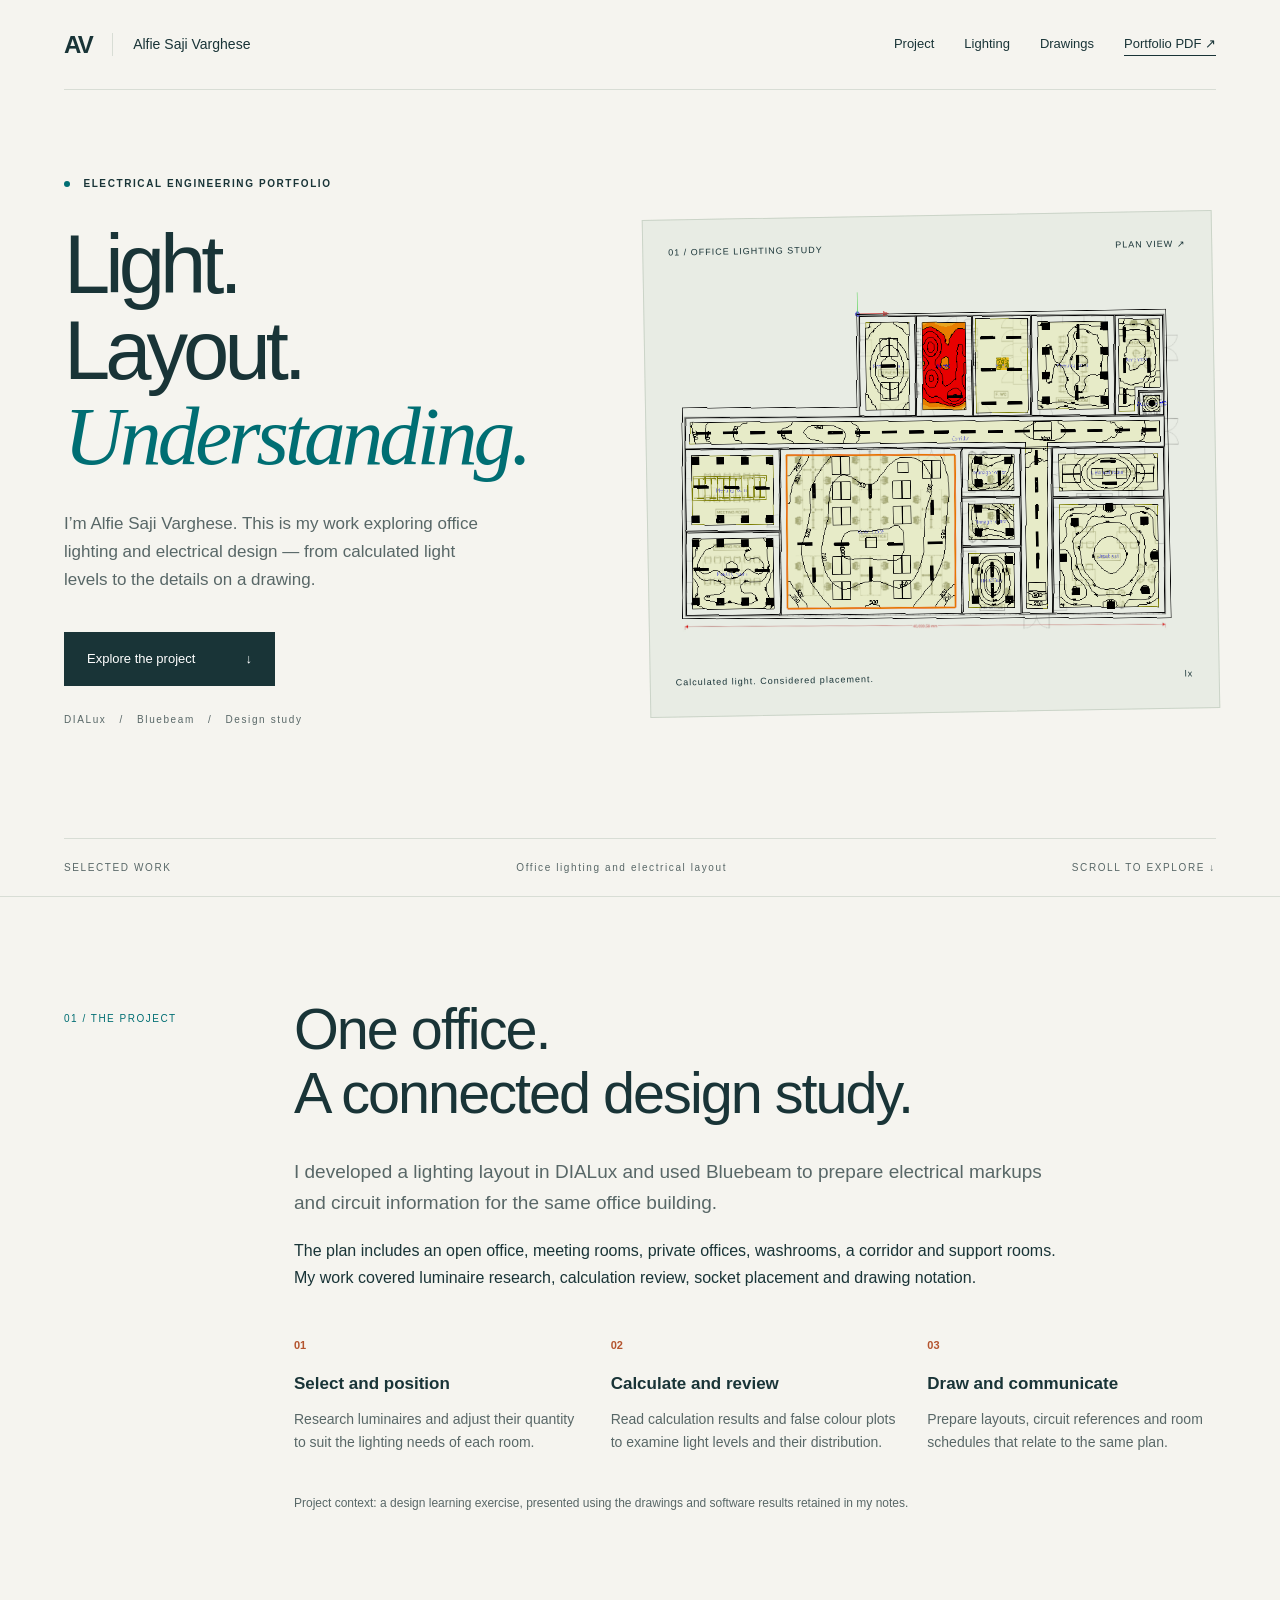
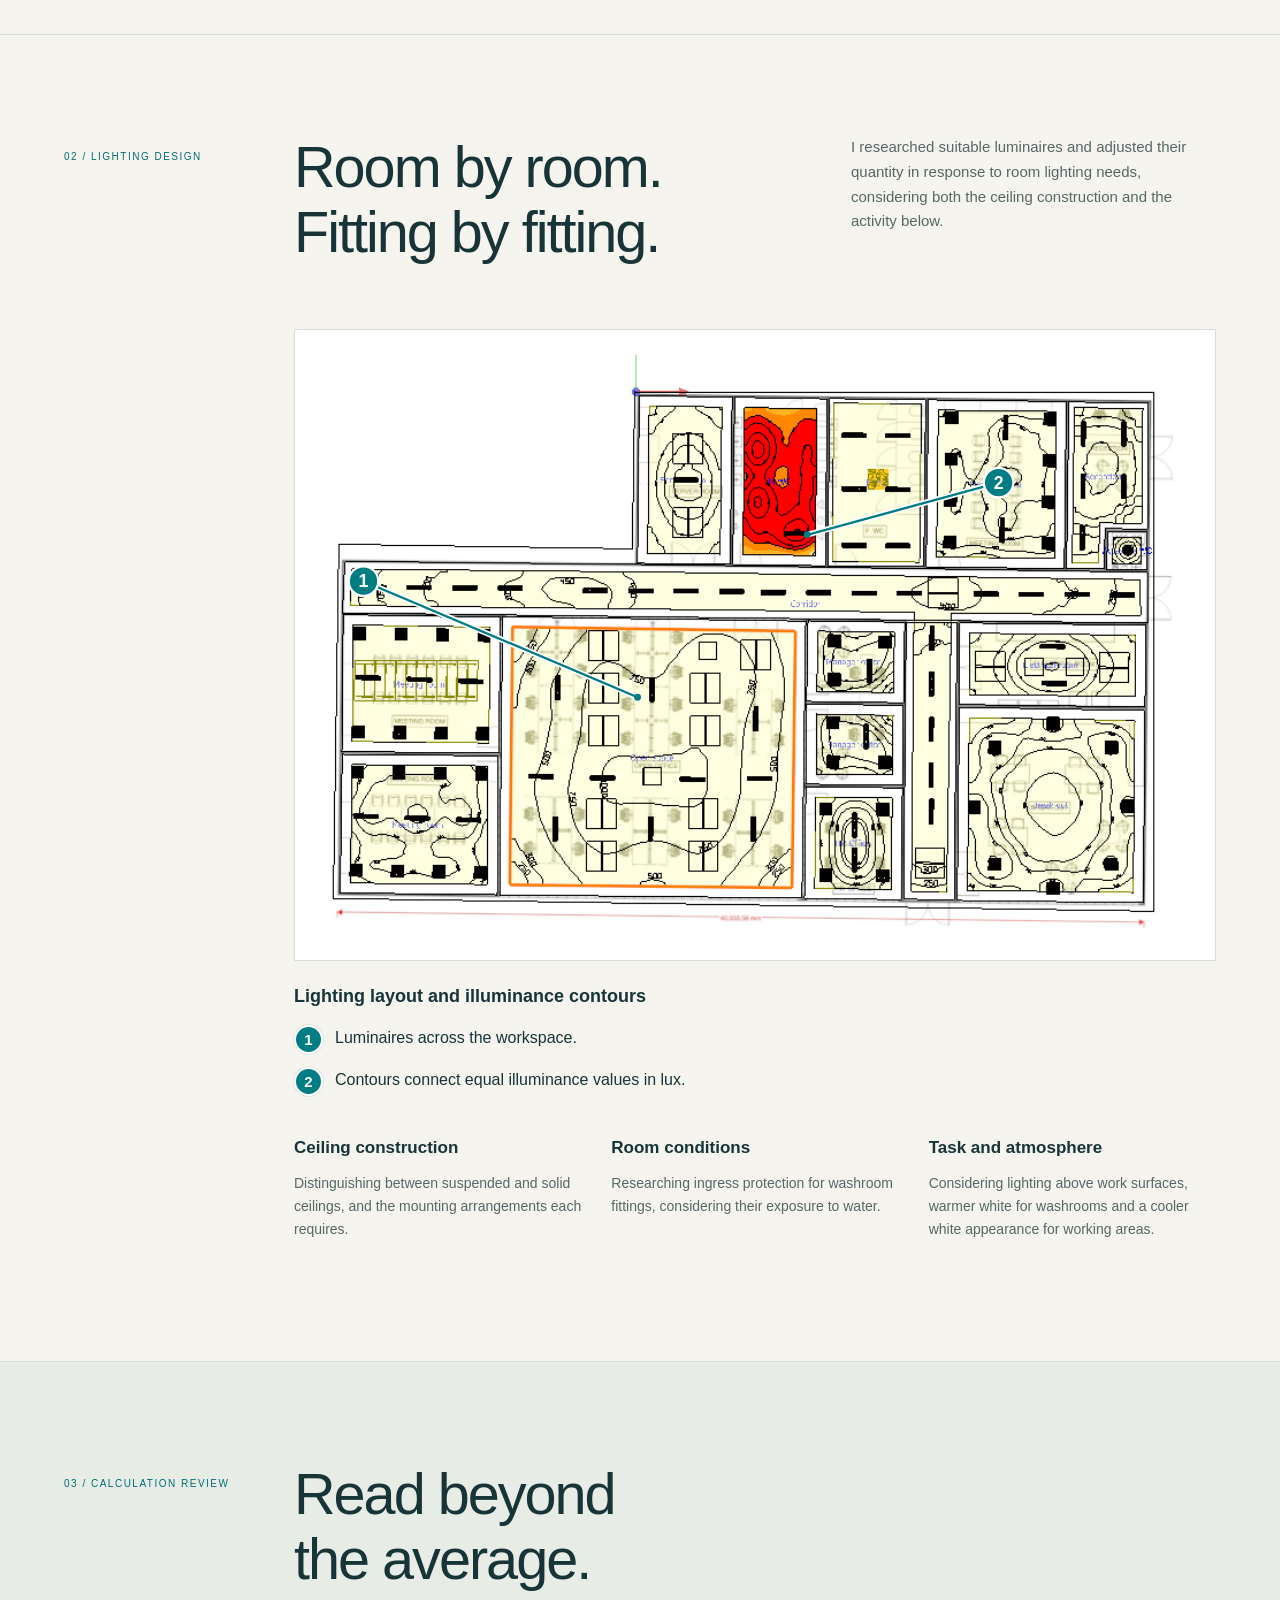
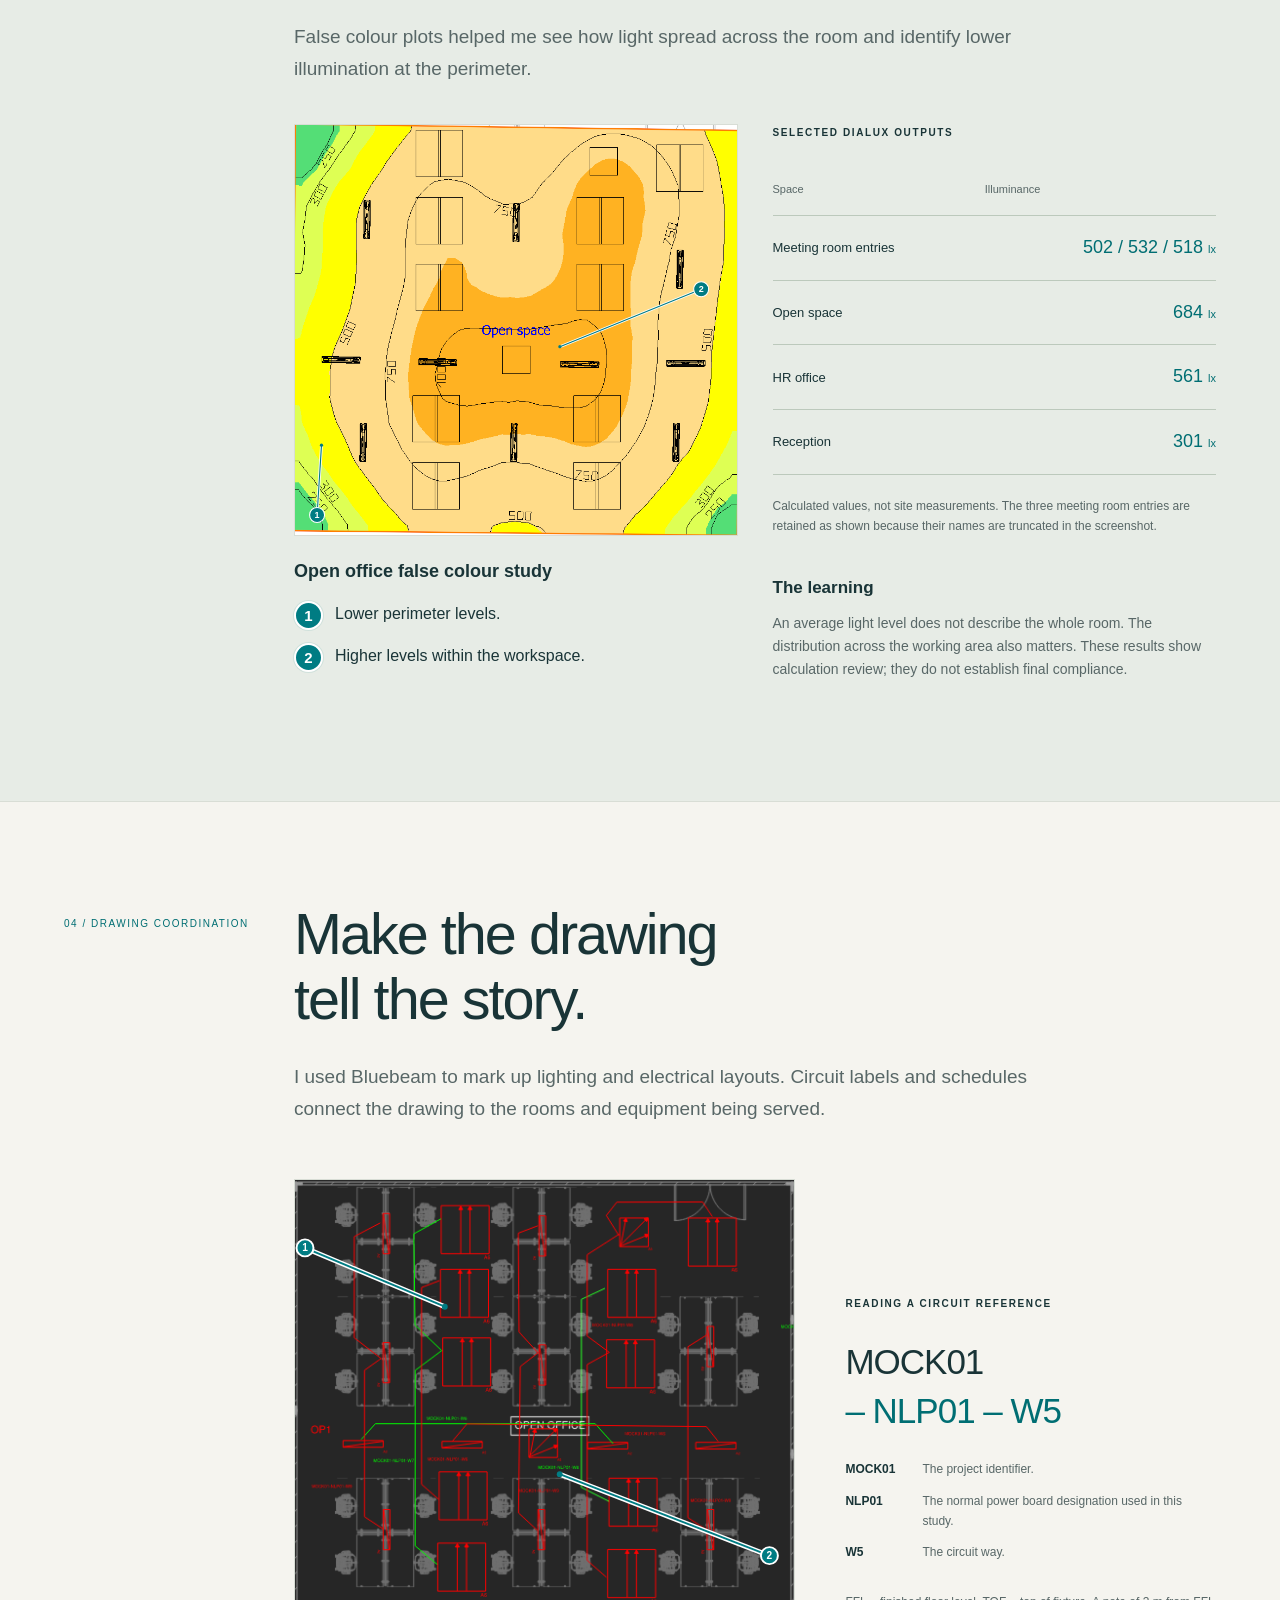
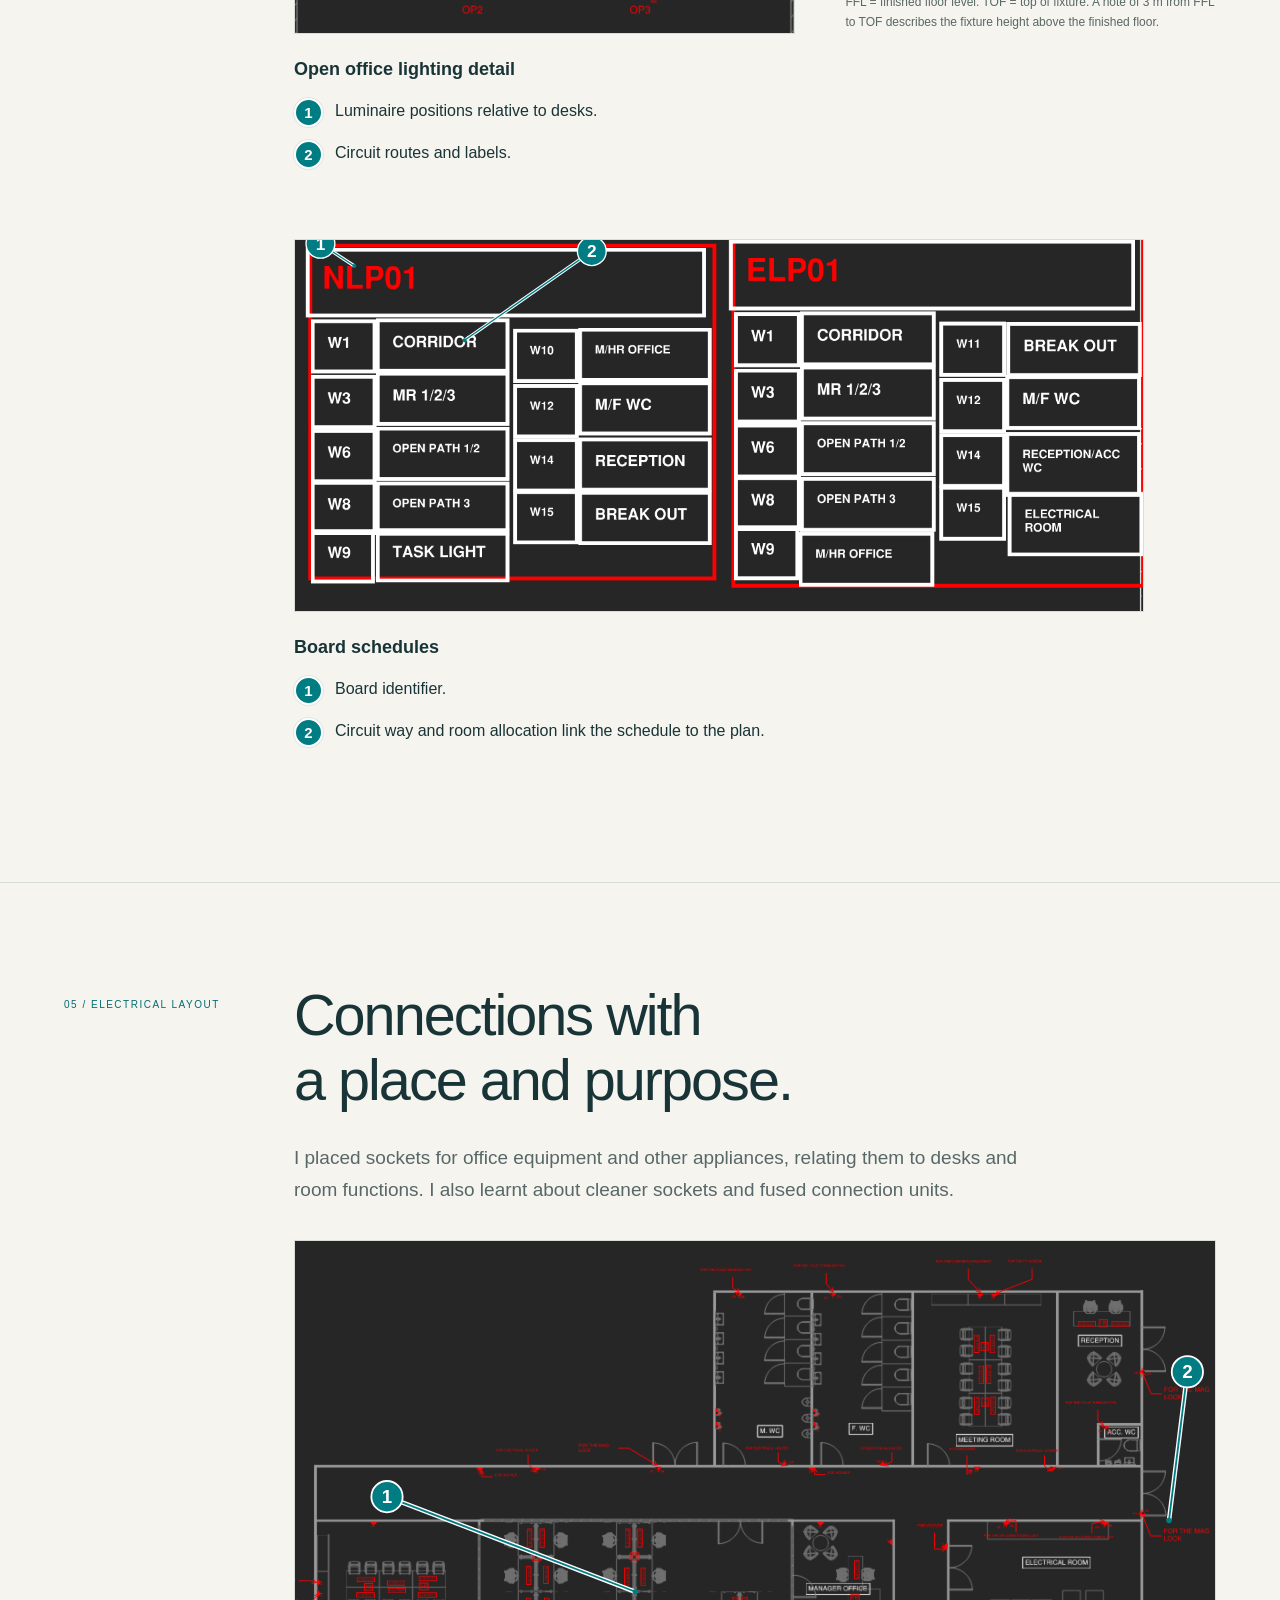
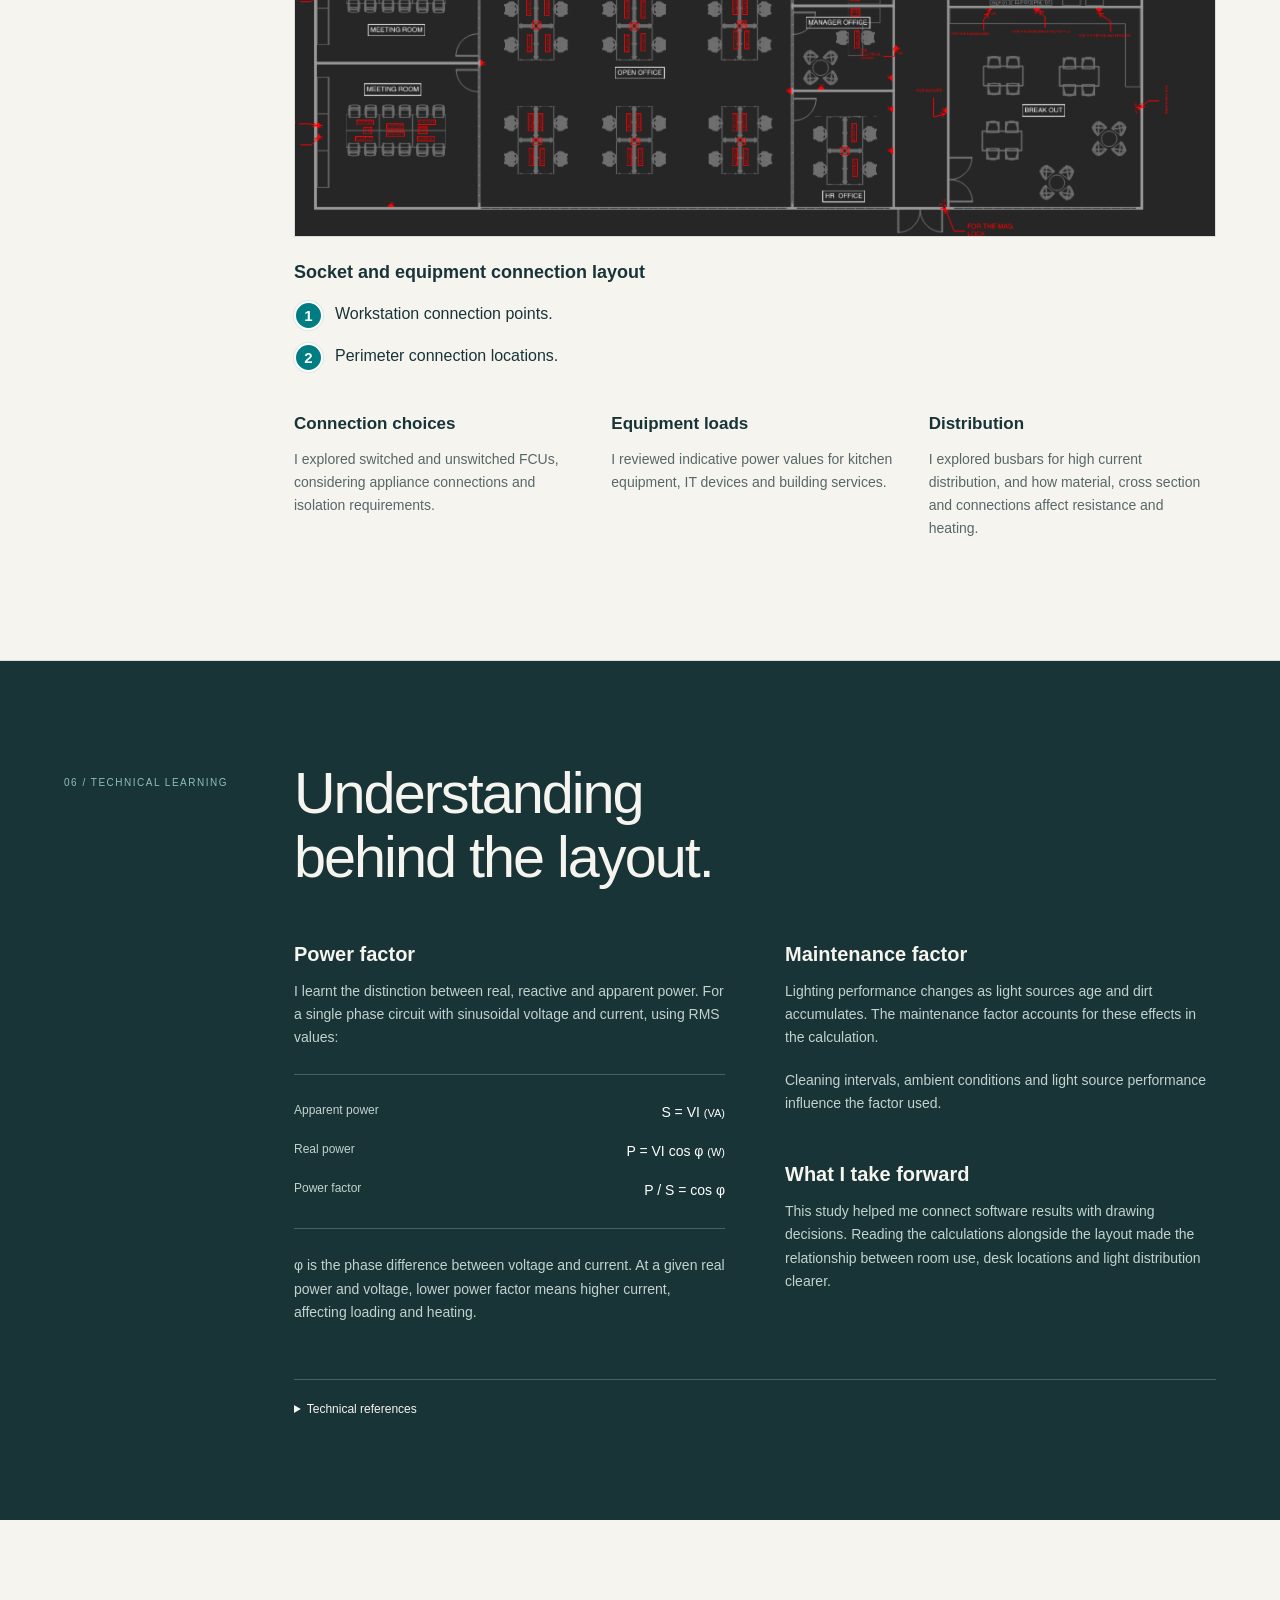
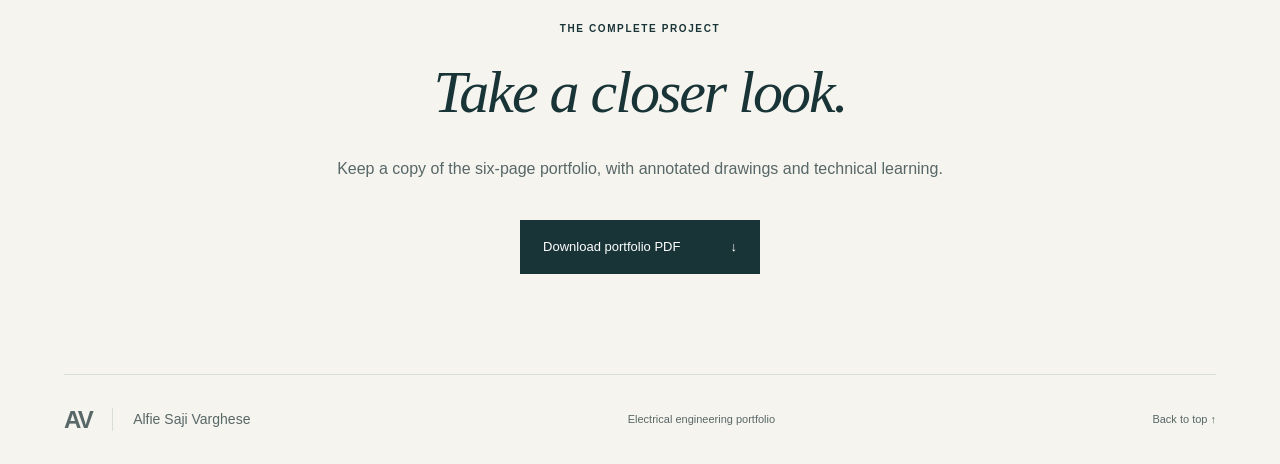
<file: index.html>
<!doctype html><html lang="en"><head><meta charset="utf-8"><meta name="viewport" content="width=device-width, initial-scale=1"><title>Alfie Saji Varghese — Electrical Engineering Portfolio</title><meta name="description" content="Explore Alfie Saji Varghese’s office lighting and electrical layout study, with annotated DIALux calculations and Bluebeam drawings."><meta name="theme-color" content="#f5f4ef"><link rel="icon" href="data:image/svg+xml,%3Csvg xmlns='http://www.w3.org/2000/svg' viewBox='0 0 40 40'%3E%3Crect width='40' height='40' rx='10' fill='%23004e52'/%3E%3Ctext x='6' y='28' fill='white' font-family='Arial' font-size='22'%3EAV%3C/text%3E%3C/svg%3E"><link rel="stylesheet" href="style.css"></head><body><a class="skip" href="#main">Skip to content</a><header><a class="brand" href="#">AV<span>Alfie Saji Varghese</span></a><nav aria-label="Main navigation"><a href="#project">Project</a><a href="#lighting">Lighting</a><a href="#drawings">Drawings</a><a href="Alfie-Saji-Varghese-Portfolio.pdf" download class="nav-download">Portfolio PDF ↗</a></nav></header><main id="main"><section class="hero"><div class="hero-copy"><p class="eyebrow"><span></span> ELECTRICAL ENGINEERING PORTFOLIO</p><h1>Light.<br>Layout.<br><em>Understanding.</em></h1><p class="intro">I’m Alfie Saji Varghese. This is my work exploring office lighting and electrical design — from calculated light levels to the details on a drawing.</p><a class="button" href="#project">Explore the project <span>↓</span></a><p class="hero-meta">DIALux &nbsp; / &nbsp; Bluebeam &nbsp; / &nbsp; Design study</p></div><div class="hero-image"><div class="image-top"><span>01 / OFFICE LIGHTING STUDY</span><span>PLAN VIEW ↗</span></div><img src="lit.png" alt="DIALux office plan showing luminaire positions and calculated illuminance contours" width="756" height="504"><div class="image-bottom"><span>Calculated light. Considered placement.</span><span>lx</span></div></div><div class="hero-index"><span>SELECTED WORK</span><span>Office lighting and electrical layout</span><span>SCROLL TO EXPLORE ↓</span></div></section>
<section class="section overview" id="project"><div class="section-label">01 / THE PROJECT</div><div><h2>One office.<br>A connected design study.</h2><p class="lead">I developed a lighting layout in DIALux and used Bluebeam to prepare electrical markups and circuit information for the same office building.</p><p>The plan includes an open office, meeting rooms, private offices, washrooms, a corridor and support rooms. My work covered luminaire research, calculation review, socket placement and drawing notation.</p><div class="contributions"><div><b>01</b><h3>Select and position</h3><p>Research luminaires and adjust their quantity to suit the lighting needs of each room.</p></div><div><b>02</b><h3>Calculate and review</h3><p>Read calculation results and false colour plots to examine light levels and their distribution.</p></div><div><b>03</b><h3>Draw and communicate</h3><p>Prepare layouts, circuit references and room schedules that relate to the same plan.</p></div></div><p class="note">Project context: a design learning exercise, presented using the drawings and software results retained in my notes.</p></div></section>
<section class="section" id="lighting"><div class="section-label">02 / LIGHTING DESIGN</div><div><div class="section-heading"><h2>Room by room.<br>Fitting by fitting.</h2><p>I researched suitable luminaires and adjusted their quantity in response to room lighting needs, considering both the ceiling construction and the activity below.</p></div><figure><button class="expand" type="button" aria-label="Enlarge Lighting layout and illuminance contours"><span class="diagram"><img src="lit.png" alt="Lighting layout and illuminance contours" loading="lazy" width="756" height="504"><svg viewBox="0 0 756 504" aria-hidden="true"><path d="M37.800000000000004,196.56 L275.94,297.35999999999996" stroke="white" stroke-width="5"/><path d="M37.800000000000004,196.56 L275.94,297.35999999999996" stroke="#007c83" stroke-width="2"/><circle cx="275.94" cy="297.35999999999996" r="3" fill="#007c83"/><circle cx="37.800000000000004" cy="196.56" r="12.852" fill="#007c83" stroke="white" stroke-width="2"/><text x="37.800000000000004" y="196.56" dy=".35em" text-anchor="middle" fill="white" font-size="15.4224" font-family="Arial" font-weight="bold">1</text><path d="M589.6800000000001,110.88 L423.36,156.24" stroke="white" stroke-width="5"/><path d="M589.6800000000001,110.88 L423.36,156.24" stroke="#007c83" stroke-width="2"/><circle cx="423.36" cy="156.24" r="3" fill="#007c83"/><circle cx="589.6800000000001" cy="110.88" r="12.852" fill="#007c83" stroke="white" stroke-width="2"/><text x="589.6800000000001" y="110.88" dy=".35em" text-anchor="middle" fill="white" font-size="15.4224" font-family="Arial" font-weight="bold">2</text></svg></span><span class="zoom-label">Expand drawing ↗</span></button><figcaption><strong>Lighting layout and illuminance contours</strong><ol class="callout-key"><li><span class="callout-number">1</span><span>Luminaires across the workspace.</span></li><li><span class="callout-number">2</span><span>Contours connect equal illuminance values in lux.</span></li></ol></figcaption></figure><div class="three-notes"><div><h3>Ceiling construction</h3><p>Distinguishing between suspended and solid ceilings, and the mounting arrangements each requires.</p></div><div><h3>Room conditions</h3><p>Researching ingress protection for washroom fittings, considering their exposure to water.</p></div><div><h3>Task and atmosphere</h3><p>Considering lighting above work surfaces, warmer white for washrooms and a cooler white appearance for working areas.</p></div></div></div></section>
<section class="section analysis" id="results"><div class="section-label">03 / CALCULATION REVIEW</div><div><h2>Read beyond<br>the average.</h2><p class="lead">False colour plots helped me see how light spread across the room and identify lower illumination at the perimeter.</p><div class="results-grid"><figure><button class="expand" type="button" aria-label="Enlarge Open office false colour study"><span class="diagram"><img src="false.png" alt="Open office false colour study" loading="lazy" width="813" height="756"><svg viewBox="0 0 813 756" aria-hidden="true"><path d="M40.650000000000006,718.1999999999999 L48.78,589.6800000000001" stroke="white" stroke-width="5"/><path d="M40.650000000000006,718.1999999999999 L48.78,589.6800000000001" stroke="#007c83" stroke-width="2"/><circle cx="48.78" cy="589.6800000000001" r="3" fill="#007c83"/><circle cx="40.650000000000006" cy="718.1999999999999" r="13.821000000000002" fill="#007c83" stroke="white" stroke-width="2"/><text x="40.650000000000006" y="718.1999999999999" dy=".35em" text-anchor="middle" fill="white" font-size="16.5852" font-family="Arial" font-weight="bold">1</text><path d="M747.96,302.40000000000003 L487.79999999999995,408.24" stroke="white" stroke-width="5"/><path d="M747.96,302.40000000000003 L487.79999999999995,408.24" stroke="#007c83" stroke-width="2"/><circle cx="487.79999999999995" cy="408.24" r="3" fill="#007c83"/><circle cx="747.96" cy="302.40000000000003" r="13.821000000000002" fill="#007c83" stroke="white" stroke-width="2"/><text x="747.96" y="302.40000000000003" dy=".35em" text-anchor="middle" fill="white" font-size="16.5852" font-family="Arial" font-weight="bold">2</text></svg></span><span class="zoom-label">Expand drawing ↗</span></button><figcaption><strong>Open office false colour study</strong><ol class="callout-key"><li><span class="callout-number">1</span><span>Lower perimeter levels.</span></li><li><span class="callout-number">2</span><span>Higher levels within the workspace.</span></li></ol></figcaption></figure><div class="results-panel"><p class="eyebrow">SELECTED DIALUX OUTPUTS</p><table><caption class="sr-only">Recorded illuminance values from the retained result panel</caption><thead><tr><th scope="col">Space</th><th scope="col">Illuminance</th></tr></thead><tbody><tr><td>Meeting room entries</td><td>502 / 532 / 518 <small>lx</small></td></tr><tr><td>Open space</td><td>684 <small>lx</small></td></tr><tr><td>HR office</td><td>561 <small>lx</small></td></tr><tr><td>Reception</td><td>301 <small>lx</small></td></tr></tbody></table><p class="note">Calculated values, not site measurements. The three meeting room entries are retained as shown because their names are truncated in the screenshot.</p><h3>The learning</h3><p>An average light level does not describe the whole room. The distribution across the working area also matters. These results show calculation review; they do not establish final compliance.</p></div></div></div></section>
<section class="section" id="drawings"><div class="section-label">04 / DRAWING COORDINATION</div><div><h2>Make the drawing<br>tell the story.</h2><p class="lead">I used Bluebeam to mark up lighting and electrical layouts. Circuit labels and schedules connect the drawing to the rooms and equipment being served.</p><div class="drawing-grid"><figure><button class="expand" type="button" aria-label="Enlarge Open office lighting detail"><span class="diagram"><img src="detail.png" alt="Open office lighting detail" loading="lazy" width="512" height="464"><svg viewBox="0 0 512 464" aria-hidden="true"><path d="M10.24,69.6 L153.6,129.92000000000002" stroke="white" stroke-width="5"/><path d="M10.24,69.6 L153.6,129.92000000000002" stroke="#007c83" stroke-width="2"/><circle cx="153.6" cy="129.92000000000002" r="3" fill="#007c83"/><circle cx="10.24" cy="69.6" r="8.704" fill="#007c83" stroke="white" stroke-width="2"/><text x="10.24" y="69.6" dy=".35em" text-anchor="middle" fill="white" font-size="10.4448" font-family="Arial" font-weight="bold">1</text><path d="M486.4,385.12 L271.36,301.6" stroke="white" stroke-width="5"/><path d="M486.4,385.12 L271.36,301.6" stroke="#007c83" stroke-width="2"/><circle cx="271.36" cy="301.6" r="3" fill="#007c83"/><circle cx="486.4" cy="385.12" r="8.704" fill="#007c83" stroke="white" stroke-width="2"/><text x="486.4" y="385.12" dy=".35em" text-anchor="middle" fill="white" font-size="10.4448" font-family="Arial" font-weight="bold">2</text></svg></span><span class="zoom-label">Expand drawing ↗</span></button><figcaption><strong>Open office lighting detail</strong><ol class="callout-key"><li><span class="callout-number">1</span><span>Luminaire positions relative to desks.</span></li><li><span class="callout-number">2</span><span>Circuit routes and labels.</span></li></ol></figcaption></figure><div class="reference"><p class="eyebrow">READING A CIRCUIT REFERENCE</p><div class="circuit">MOCK01<br><span>– NLP01 – W5</span></div><dl><dt>MOCK01</dt><dd>The project identifier.</dd><dt>NLP01</dt><dd>The normal power board designation used in this study.</dd><dt>W5</dt><dd>The circuit way.</dd></dl><p class="note">FFL = finished floor level. TOF = top of fixture. A note of 3 m from FFL to TOF describes the fixture height above the finished floor.</p></div></div><figure><button class="expand" type="button" aria-label="Enlarge Board schedules"><span class="diagram"><img src="schedule.png" alt="Board schedules" loading="lazy" width="1269" height="556"><svg viewBox="0 0 1269 556" aria-hidden="true"><path d="M38.07,5.5600000000000005 L88.83000000000001,38.92" stroke="white" stroke-width="5"/><path d="M38.07,5.5600000000000005 L88.83000000000001,38.92" stroke="#007c83" stroke-width="2"/><circle cx="88.83000000000001" cy="38.92" r="3" fill="#007c83"/><circle cx="38.07" cy="5.5600000000000005" r="21.573" fill="#007c83" stroke="white" stroke-width="2"/><text x="38.07" y="5.5600000000000005" dy=".35em" text-anchor="middle" fill="white" font-size="25.8876" font-family="Arial" font-weight="bold">1</text><path d="M444.15,16.68 L253.8,150.12" stroke="white" stroke-width="5"/><path d="M444.15,16.68 L253.8,150.12" stroke="#007c83" stroke-width="2"/><circle cx="253.8" cy="150.12" r="3" fill="#007c83"/><circle cx="444.15" cy="16.68" r="21.573" fill="#007c83" stroke="white" stroke-width="2"/><text x="444.15" y="16.68" dy=".35em" text-anchor="middle" fill="white" font-size="25.8876" font-family="Arial" font-weight="bold">2</text></svg></span><span class="zoom-label">Expand drawing ↗</span></button><figcaption><strong>Board schedules</strong><ol class="callout-key"><li><span class="callout-number">1</span><span>Board identifier.</span></li><li><span class="callout-number">2</span><span>Circuit way and room allocation link the schedule to the plan.</span></li></ol></figcaption></figure></div></section><section class="section" id="power"><div class="section-label">05 / ELECTRICAL LAYOUT</div><div><h2>Connections with<br>a place and purpose.</h2><p class="lead">I placed sockets for office equipment and other appliances, relating them to desks and room functions. I also learnt about cleaner sockets and fused connection units.</p><figure><button class="expand" type="button" aria-label="Enlarge Socket and equipment connection layout"><span class="diagram"><img src="power.png" alt="Socket and equipment connection layout" loading="lazy" width="1012" height="654"><svg viewBox="0 0 1012 654" aria-hidden="true"><path d="M101.2,281.21999999999997 L374.44,385.85999999999996" stroke="white" stroke-width="5"/><path d="M101.2,281.21999999999997 L374.44,385.85999999999996" stroke="#007c83" stroke-width="2"/><circle cx="374.44" cy="385.85999999999996" r="3" fill="#007c83"/><circle cx="101.2" cy="281.21999999999997" r="17.204" fill="#007c83" stroke="white" stroke-width="2"/><text x="101.2" y="281.21999999999997" dy=".35em" text-anchor="middle" fill="white" font-size="20.6448" font-family="Arial" font-weight="bold">1</text><path d="M981.64,143.88 L961.4,307.38" stroke="white" stroke-width="5"/><path d="M981.64,143.88 L961.4,307.38" stroke="#007c83" stroke-width="2"/><circle cx="961.4" cy="307.38" r="3" fill="#007c83"/><circle cx="981.64" cy="143.88" r="17.204" fill="#007c83" stroke="white" stroke-width="2"/><text x="981.64" y="143.88" dy=".35em" text-anchor="middle" fill="white" font-size="20.6448" font-family="Arial" font-weight="bold">2</text></svg></span><span class="zoom-label">Expand drawing ↗</span></button><figcaption><strong>Socket and equipment connection layout</strong><ol class="callout-key"><li><span class="callout-number">1</span><span>Workstation connection points.</span></li><li><span class="callout-number">2</span><span>Perimeter connection locations.</span></li></ol></figcaption></figure><div class="three-notes"><div><h3>Connection choices</h3><p>I explored switched and unswitched FCUs, considering appliance connections and isolation requirements.</p></div><div><h3>Equipment loads</h3><p>I reviewed indicative power values for kitchen equipment, IT devices and building services.</p></div><div><h3>Distribution</h3><p>I explored busbars for high current distribution, and how material, cross section and connections affect resistance and heating.</p></div></div></div></section>
<section class="section learning" id="learning"><div class="section-label">06 / TECHNICAL LEARNING</div><div><h2>Understanding<br>behind the layout.</h2><div class="learning-grid"><article><h3>Power factor</h3><p>I learnt the distinction between real, reactive and apparent power. For a single phase circuit with sinusoidal voltage and current, using RMS values:</p><div class="equations"><p><span>Apparent power</span><b>S = VI <small>(VA)</small></b></p><p><span>Real power</span><b>P = VI cos φ <small>(W)</small></b></p><p><span>Power factor</span><b>P / S = cos φ</b></p></div><p>φ is the phase difference between voltage and current. At a given real power and voltage, lower power factor means higher current, affecting loading and heating.</p></article><article><h3>Maintenance factor</h3><p>Lighting performance changes as light sources age and dirt accumulates. The maintenance factor accounts for these effects in the calculation.</p><p>Cleaning intervals, ambient conditions and light source performance influence the factor used.</p><h3 class="reflection-title">What I take forward</h3><p>This study helped me connect software results with drawing decisions. Reading the calculations alongside the layout made the relationship between room use, desk locations and light distribution clearer.</p></article></div><details><summary>Technical references</summary><p><a href="https://evo.support-en.dial.de/support/solutions/articles/9000122341-maintenance-factors" target="_blank" rel="noopener">DIALux — Maintenance factors ↗</a></p><p><a href="https://www.electrical-installation.org/enwiki/Definition_of_reactive_power" target="_blank" rel="noopener">Schneider Electric — Definition of reactive power ↗</a></p></details></div></section>
<section class="download-section"><p class="eyebrow">THE COMPLETE PROJECT</p><h2>Take a closer look.</h2><p>Keep a copy of the six-page portfolio, with annotated drawings and technical learning.</p><a class="button" href="Alfie-Saji-Varghese-Portfolio.pdf" download>Download portfolio PDF <span>↓</span></a></section></main><footer><a class="brand" href="#">AV<span>Alfie Saji Varghese</span></a><span>Electrical engineering portfolio</span><a href="#">Back to top ↑</a></footer><dialog aria-label="Enlarged project drawing"><button class="close" aria-label="Close enlarged drawing">Close ×</button><div class="dialog-content"></div></dialog><script src="app.js"></script></body></html>
</file>
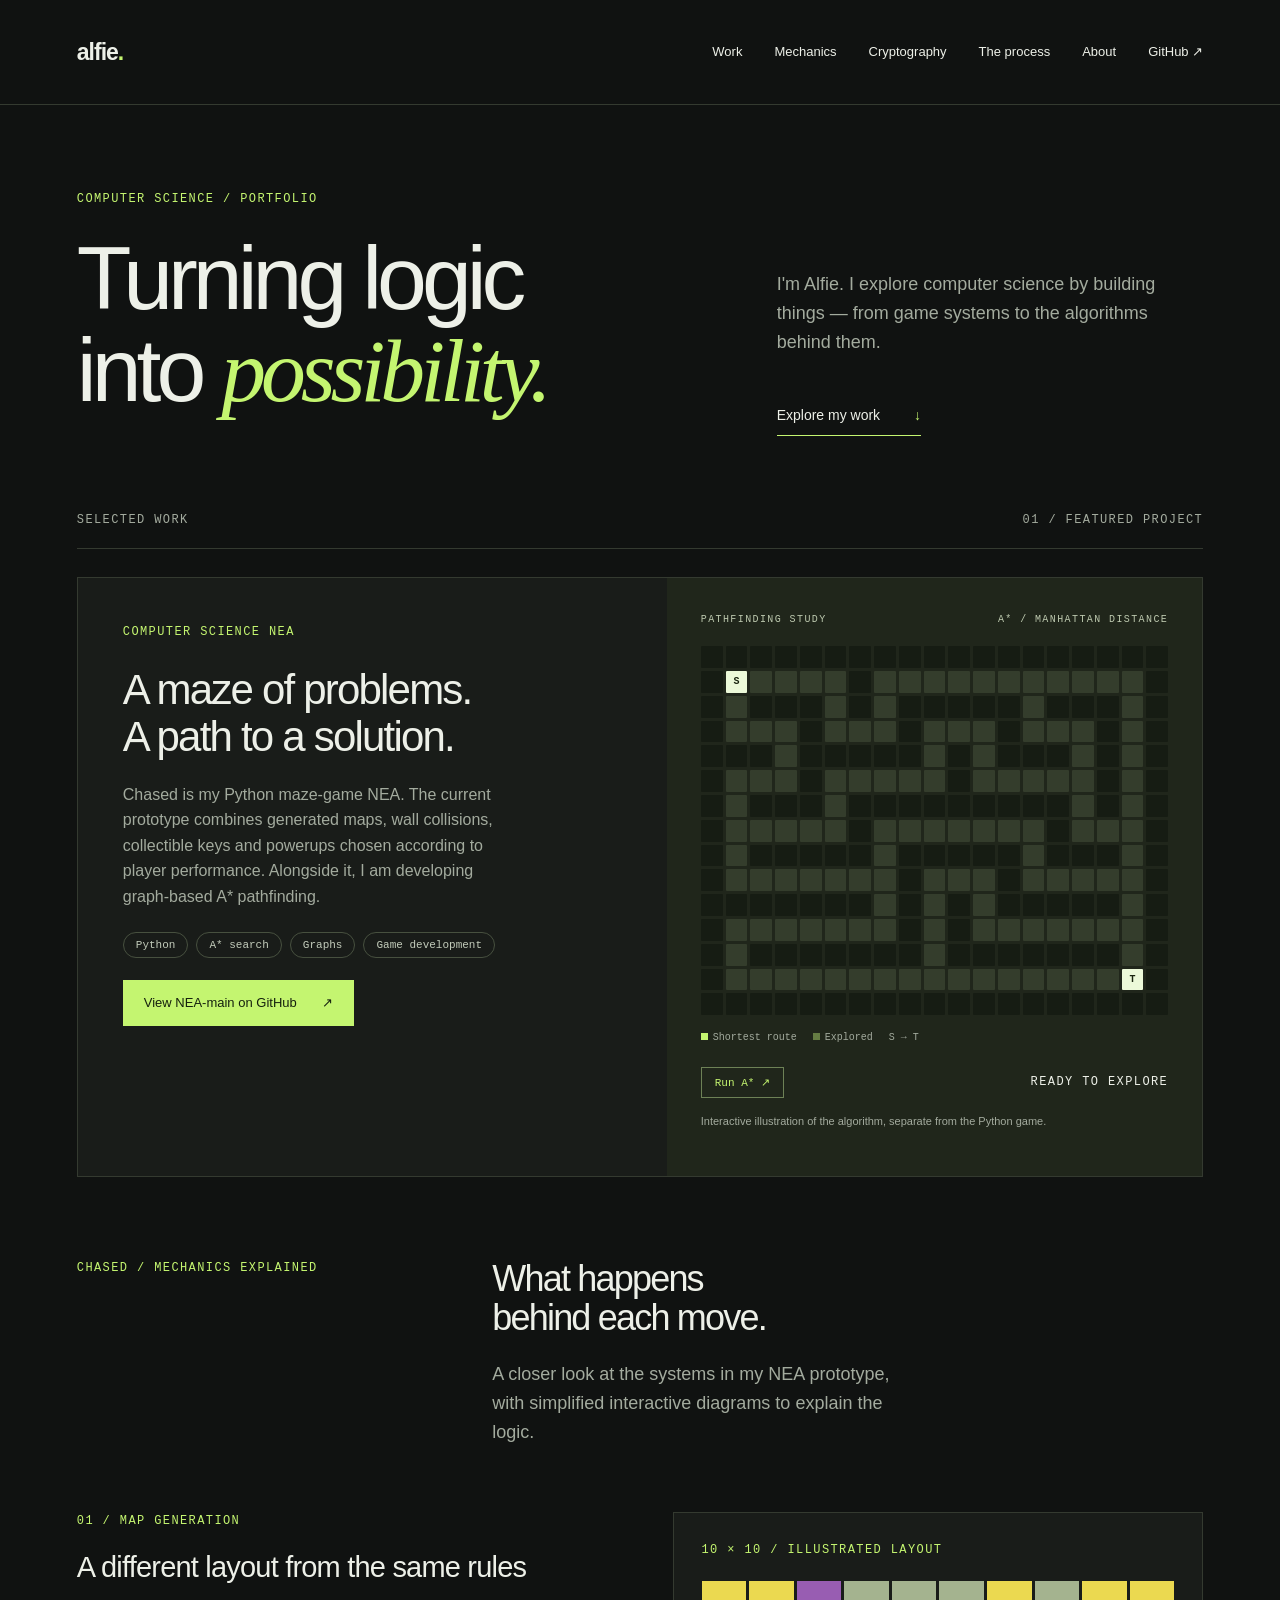
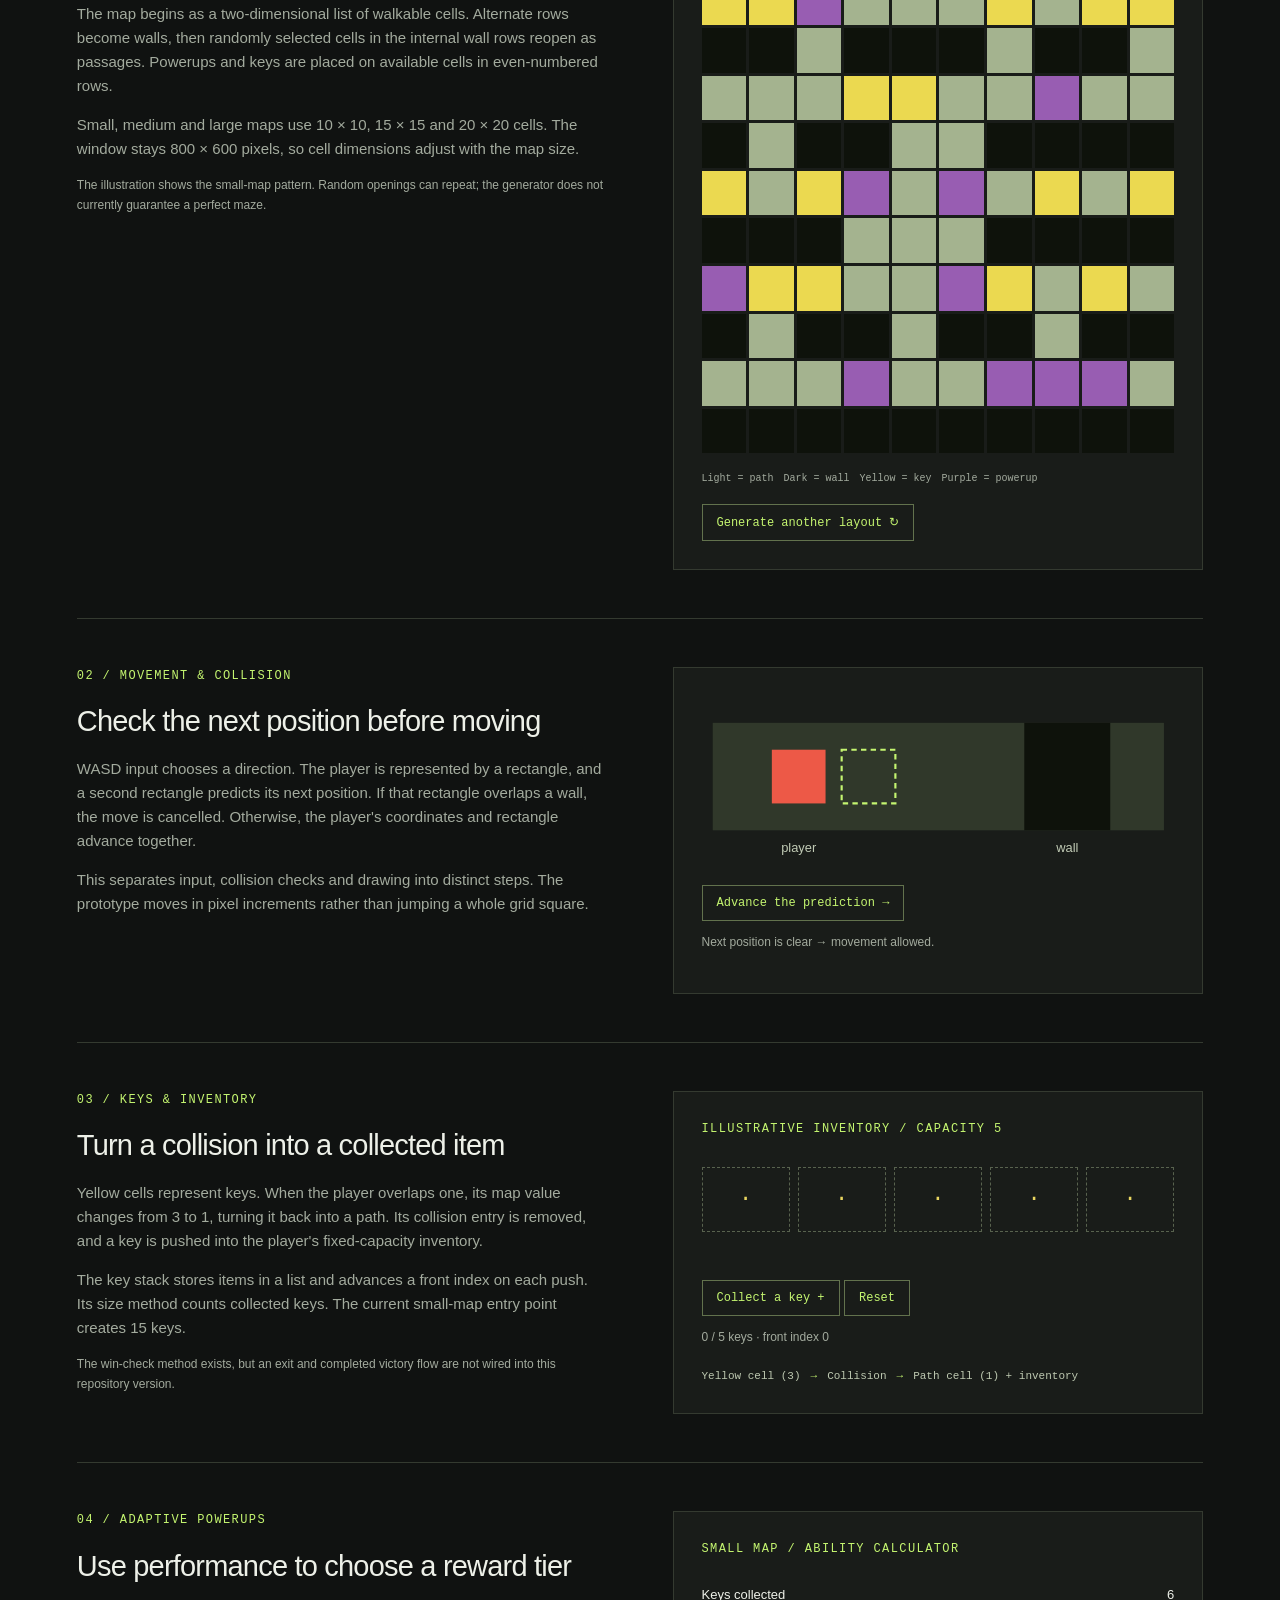
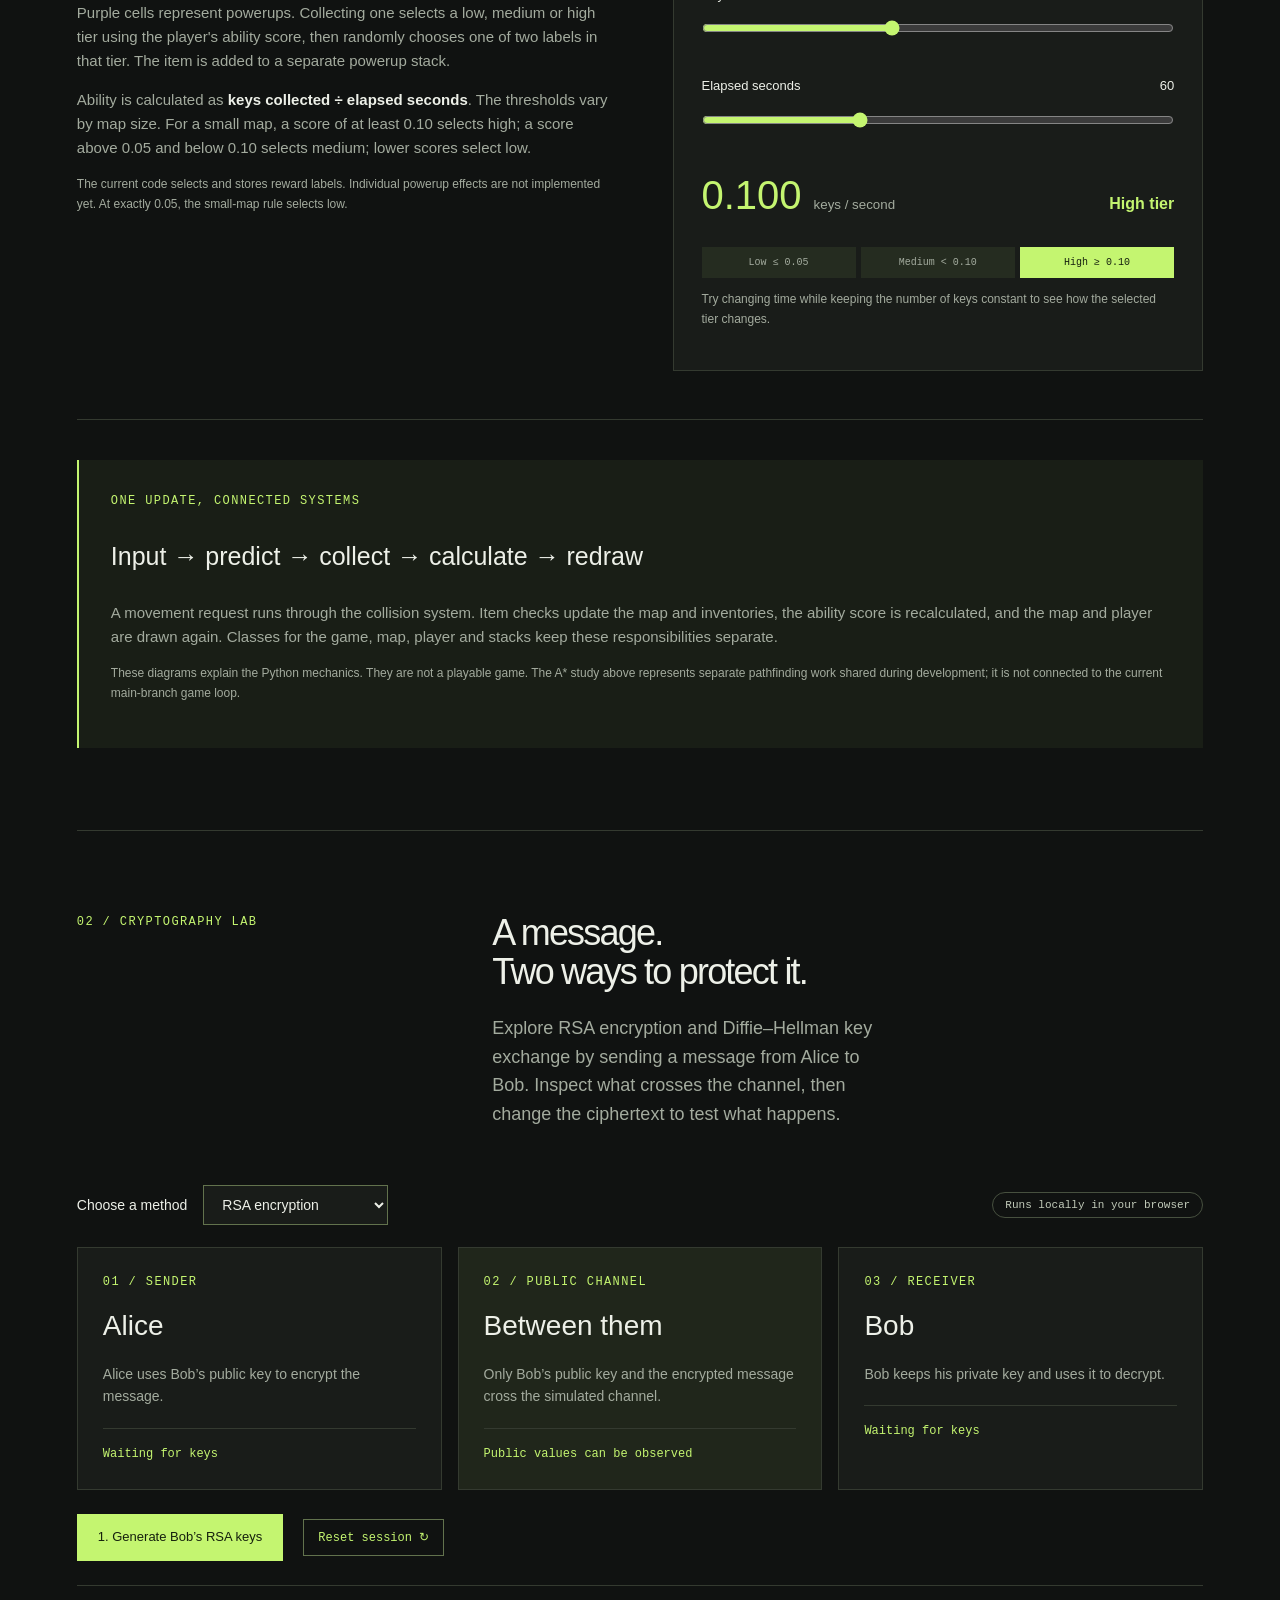
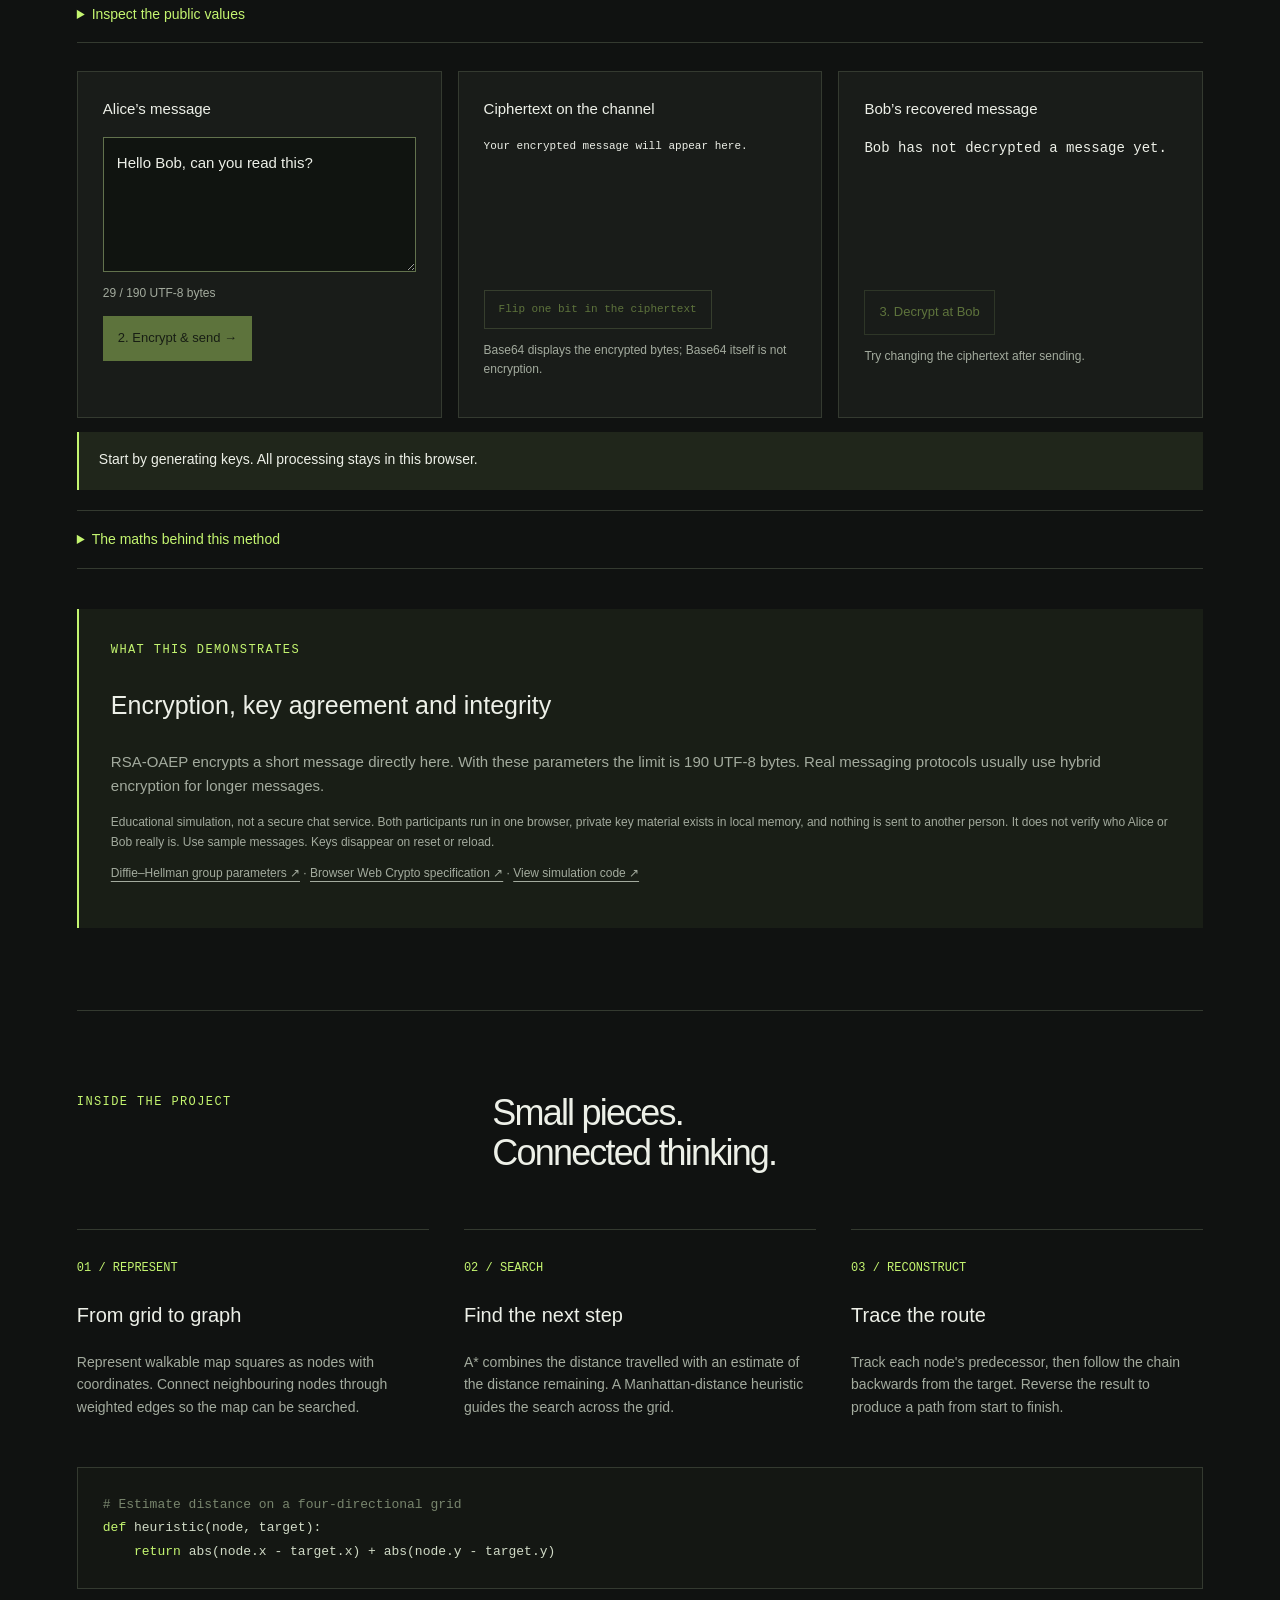
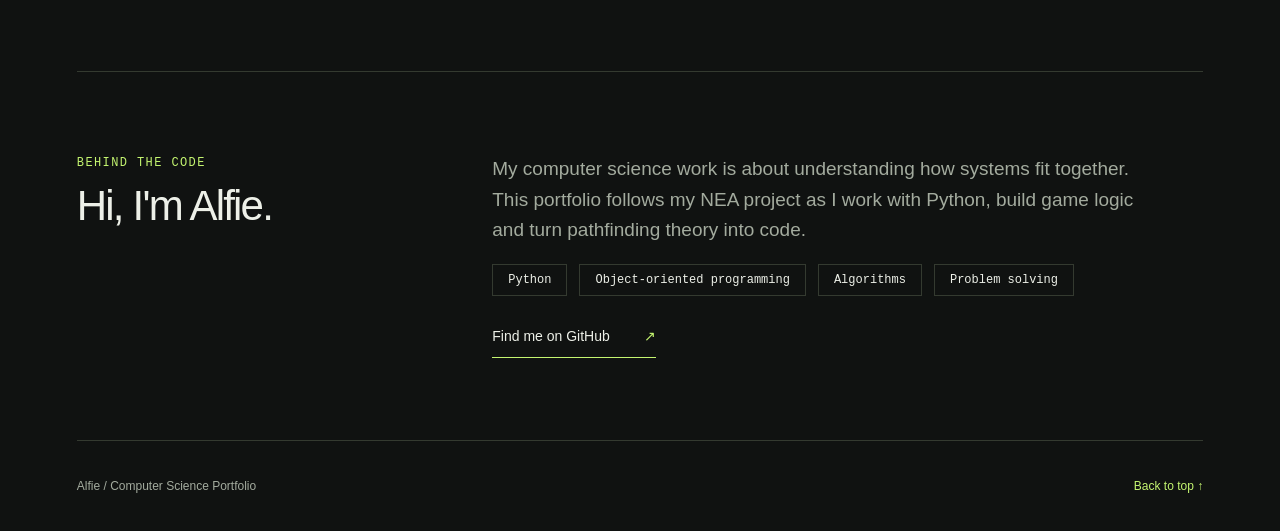
<file: computer-science.html>
<!doctype html>
<html lang="en"><head><meta charset="UTF-8"><meta name="viewport" content="width=device-width,initial-scale=1"><meta name="description" content="Alfie's computer science portfolio. Exploring Python, A* pathfinding, RSA encryption and Diffie–Hellman key exchange through interactive projects."><title>Alfie — Computer Science</title><style>
:root{--bg:#101211;--panel:#191c19;--ink:#edf0e8;--muted:#a3ab9e;--accent:#c4f570;--line:#343a30}*{box-sizing:border-box}html{scroll-behavior:smooth}body{margin:0;background:var(--bg);color:var(--ink);font:16px/1.6 Arial,Helvetica,sans-serif}a{color:inherit;text-decoration:none}button{font:inherit;cursor:pointer}header,main,footer{max-width:1280px;margin:auto;padding-left:6%;padding-right:6%}header{height:105px;display:flex;align-items:center;justify-content:space-between;border-bottom:1px solid var(--line)}.brand{font-size:23px;font-weight:700;letter-spacing:-1px}.brand span{color:var(--accent)}nav{display:flex;gap:32px;font-size:13px}nav a:hover{color:var(--accent)}.mono,.eyebrow{font-family:monospace;font-size:12px;letter-spacing:1.4px;text-transform:uppercase}.eyebrow{color:var(--accent)}.hero{padding:85px 0 65px;display:grid;grid-template-columns:1.5fr 1fr;align-items:end;gap:60px}h1{font-size:clamp(50px,7vw,94px);line-height:1.02;letter-spacing:-5px;font-weight:500;margin:24px 0 30px}h1 em{font-family:Georgia,serif;font-weight:400;color:var(--accent)}.intro{color:var(--muted);max-width:400px;font-size:18px}.arrow-link{display:inline-block;border-bottom:1px solid var(--accent);padding:9px 0;margin-top:20px;font-size:14px}.arrow-link span{margin-left:30px;color:var(--accent)}.hero-side{padding-bottom:10px}.index{color:var(--muted);display:flex;justify-content:space-between;border-bottom:1px solid var(--line);padding-bottom:18px;margin-bottom:28px}.project{background:var(--panel);border:1px solid var(--line);display:grid;grid-template-columns:1.1fr 1fr;overflow:hidden}.project-copy{padding:45px}.tags{display:flex;flex-wrap:wrap;gap:8px;margin:22px 0}.tag{border:1px solid #47503f;border-radius:30px;font:11px monospace;padding:6px 12px;color:#c3ccbb}h2{font-size:42px;line-height:1.1;letter-spacing:-1.8px;font-weight:500;margin:25px 0 22px}.project-copy p{color:var(--muted);max-width:400px}.button{display:inline-flex;gap:25px;align-items:center;border:1px solid var(--accent);padding:12px 20px;background:var(--accent);color:#15200d;font-size:13px}.button:hover{background:#d9ffa3}.secondary{background:transparent;color:var(--accent);border-color:#4f5f3e}.visual{background:#20261b;padding:34px;display:flex;flex-direction:column;justify-content:center;position:relative}.visual-top{display:flex;justify-content:space-between;color:#bdc9af;font-size:10px;margin-bottom:18px}.grid{display:grid;grid-template-columns:repeat(19,1fr);gap:3px;aspect-ratio:19/15}.cell{background:#343d2c;border-radius:1px}.wall{background:#161c13}.visited{background:#657c43}.path{background:var(--accent);box-shadow:0 0 10px #b0ee4533}.start,.target{background:#ecf9d9;position:relative}.start:after,.target:after{content:'S';position:absolute;inset:0;text-align:center;color:#1a2510;font:bold 10px monospace;display:grid;place-items:center}.target:after{content:'T'}.legend{display:flex;gap:16px;color:var(--muted);font:10px monospace;margin-top:17px}.legend i{display:inline-block;width:7px;height:7px;background:var(--accent);margin-right:5px}.legend .v{background:#657c43}.demo-controls{display:flex;align-items:center;justify-content:space-between;margin-top:24px;gap:12px}.demo-controls button{border:1px solid #6d8156;background:transparent;color:var(--accent);padding:8px 13px;font:11px monospace}.demo-controls button:disabled{opacity:.5}.demo-caption{font-size:11px;color:var(--muted);margin-top:15px}.section{padding:82px 0;border-bottom:1px solid var(--line)}.section-head{display:grid;grid-template-columns:1fr 2fr;gap:60px}.section-head h2{margin-top:0;font-size:36px}.details{display:grid;grid-template-columns:repeat(3,1fr);gap:35px;margin-top:35px}.detail{padding-top:23px;border-top:1px solid var(--line)}.detail .number{font:12px monospace;color:var(--accent)}h3{font-size:20px;font-weight:500}.detail p,.about p{color:var(--muted);font-size:14px}.code{margin-top:35px;border:1px solid var(--line);padding:25px;background:#141713;overflow:auto;color:#d0dac6;font:13px/1.8 monospace}.code b{font-weight:400;color:var(--accent)}.about{display:grid;grid-template-columns:1fr 2fr;gap:60px}.about h2{margin-top:10px}.about p{font-size:19px;max-width:650px;margin-top:0}.skills{display:flex;flex-wrap:wrap;gap:12px}.skills span{padding:8px 15px;border:1px solid var(--line);font:12px monospace}footer{padding-top:36px;padding-bottom:36px;display:flex;justify-content:space-between;color:var(--muted);font-size:12px}footer a{color:var(--accent)}:focus-visible{outline:2px solid var(--accent);outline-offset:5px}@media(max-width:760px){header{height:80px}nav{gap:18px}.hero{grid-template-columns:1fr;gap:12px;padding:55px 0}h1{letter-spacing:-3px}.hero-side{max-width:430px}.project{grid-template-columns:1fr}.project-copy{padding:30px}.visual{padding:25px}.section{padding:55px 0}.section-head,.about{grid-template-columns:1fr;gap:20px}.details{grid-template-columns:1fr;gap:15px}footer{gap:20px}.mono{font-size:10px}.visual-top{letter-spacing:.6px}}

.mechanic{display:grid;grid-template-columns:1fr 1fr;gap:65px;padding:48px 0;border-bottom:1px solid var(--line)}.mechanic h3{font-size:29px;line-height:1.2;letter-spacing:-.8px;margin:18px 0}.mechanic p,.summary-panel p{color:var(--muted);font-size:15px}.mechanic strong{color:var(--ink)}.diagram{background:var(--panel);padding:28px;border:1px solid var(--line);align-self:center}.diagram svg{width:100%;height:auto}.note{font-size:12px!important;line-height:1.65}.map-study{display:grid;grid-template-columns:repeat(10,1fr);gap:3px;margin:20px 0}.map-study i{aspect-ratio:1;background:#a4b38f}.map-study .mwall{background:#0e120b}.map-study .mkey{background:#ebd950}.map-study .mpower{background:#985db2}.diagram .legend{flex-wrap:wrap;gap:10px}.mini{margin-top:20px;padding:10px 14px;background:transparent;border:1px solid #62724d;color:var(--accent);font:12px monospace}.mini:hover{background:#2b3721}.slots{display:flex;gap:8px;margin:28px 0}.slots span{width:20%;height:65px;display:grid;place-items:center;border:1px dashed #58624e;font:22px monospace;color:#e9d660}.slots .filled{background:#3a3820;border:1px solid #e9d660}.flow{display:flex;align-items:center;gap:10px;margin-top:20px;font:11px/1.6 monospace;color:#bec9b1}.flow b{color:var(--accent)}.diagram label{display:flex;justify-content:space-between;margin-top:25px;font-size:13px}.diagram input[type=range]{width:100%;accent-color:var(--accent);margin:15px 0}.score{display:flex;align-items:baseline;gap:12px;margin:20px 0;flex-wrap:wrap}.score>span{font-size:40px;color:var(--accent)}.score small{color:var(--muted)}.score strong{margin-left:auto;color:var(--accent)}.tier-bar{display:flex;gap:5px}.tier-bar span{flex:1;padding:10px 5px;background:#252c20;color:var(--muted);font:10px monospace;text-align:center}.tier-bar .active{background:var(--accent);color:#17210f}.summary-panel{padding:32px;border-left:2px solid var(--accent);margin-top:40px;background:#191e16}.summary-panel h3{font-size:25px}.mechanic .diagram .mono{color:var(--accent)}@media(max-width:760px){.mechanic{grid-template-columns:1fr;gap:24px;padding:35px 0}.diagram{padding:20px}nav{gap:12px;font-size:11px}.flow{flex-wrap:wrap}.score strong{margin-left:0}.tier-bar span{font-size:9px}}
/* Cryptography lab: keep the existing portfolio palette and typography. */
.crypto-toolbar{display:flex;justify-content:space-between;align-items:center;gap:20px;flex-wrap:wrap;margin:38px 0 22px}.crypto-toolbar label{display:flex;gap:16px;align-items:center;font-size:14px}.crypto-toolbar select{font:inherit;color:var(--ink);background:var(--panel);border:1px solid #62724d;padding:10px 14px;border-radius:0;max-width:100%}.crypto-participants,.crypto-workspace{display:grid;grid-template-columns:repeat(3,minmax(0,1fr));gap:16px}.crypto-card{background:var(--panel);border:1px solid var(--line);padding:25px;min-width:0}.crypto-card h3{margin:12px 0;font-size:28px}.crypto-card p{color:var(--muted);font-size:14px}.crypto-channel{background:#20261b}.crypto-key{font:12px/1.6 monospace;color:var(--accent);border-top:1px solid var(--line);padding-top:16px;margin-top:20px}.crypto-actions{display:flex;gap:20px;align-items:center;flex-wrap:wrap;margin:24px 0}.crypto-actions .mini{margin:0}.crypto-details{border-top:1px solid var(--line);border-bottom:1px solid var(--line);padding:17px 0;margin:20px 0}.crypto-details summary{cursor:pointer;color:var(--accent);font-size:14px}.crypto-details p{color:var(--muted);max-width:900px}.crypto-details pre{font:12px/1.8 monospace;color:var(--muted);white-space:pre-wrap;overflow-wrap:anywhere}.crypto-workspace{margin-top:28px}.crypto-label,.crypto-card h3.crypto-label{display:block;font-size:15px;font-weight:500;margin:0 0 16px}.crypto-card textarea{display:block;resize:vertical;width:100%;min-height:135px;border:1px solid #62724d;border-radius:0;background:#101410;color:var(--ink);font:15px/1.6 Arial,sans-serif;padding:13px}.crypto-output{white-space:pre-wrap;overflow-wrap:anywhere;min-height:135px;margin:0 0 18px;font:14px/1.7 monospace}.crypto-cipher{font-size:11px;max-height:180px;overflow:auto;word-break:break-all}.crypto-card .button{gap:10px;padding:11px 14px}.crypto-card .mini{font-size:11px;margin-top:0;line-height:1.5}.crypto-status{padding:16px 20px;background:#20261b;border-left:2px solid var(--accent);font-size:14px;min-height:58px}.crypto-error{color:#ffae9e!important}#cryptography button:disabled{opacity:.4;cursor:not-allowed}.crypto-reference{text-decoration:underline;text-underline-offset:4px}.crypto-reference:hover{color:var(--accent)}
@media(max-width:960px){.crypto-workspace{grid-template-columns:1fr}.crypto-output{min-height:80px}.crypto-card{padding:20px}}@media(max-width:760px){.crypto-participants{grid-template-columns:1fr}.crypto-toolbar label{align-items:flex-start;flex-direction:column;gap:8px}.crypto-actions{gap:14px}.crypto-toolbar{margin-top:24px}header{height:auto;min-height:80px;gap:16px;flex-wrap:wrap;padding-top:18px;padding-bottom:18px}nav{flex-wrap:wrap;gap:12px}}

</style></head><body><header><a href="#" class="brand">alfie<span>.</span></a><nav aria-label="Main navigation"><a href="#work">Work</a><a href="#mechanics">Mechanics</a><a href="#cryptography">Cryptography</a><a href="#approach">The process</a><a href="#about">About</a><a href="https://github.com/alfie-srrcc" target="_blank" rel="noopener">GitHub ↗</a></nav></header><main><section class="hero"><div><div class="eyebrow">Computer science / Portfolio</div><h1>Turning logic<br>into <em>possibility.</em></h1></div><div class="hero-side"><p class="intro">I'm Alfie. I explore computer science by building things — from game systems to the algorithms behind them.</p><a class="arrow-link" href="#work">Explore my work <span>↓</span></a></div></section><section id="work"><div class="index mono"><span>Selected work</span><span>01 / Featured project</span></div><article class="project"><div class="project-copy"><div class="eyebrow">Computer Science NEA</div><h2>A maze of problems.<br>A path to a solution.</h2><p>Chased is my Python maze-game NEA. The current prototype combines generated maps, wall collisions, collectible keys and powerups chosen according to player performance. Alongside it, I am developing graph-based A* pathfinding.</p><div class="tags"><span class="tag">Python</span><span class="tag">A* search</span><span class="tag">Graphs</span><span class="tag">Game development</span></div><a class="button" href="https://github.com/alfie-srrcc/NEA-main" target="_blank" rel="noopener">View NEA-main on GitHub <span>↗</span></a></div><div class="visual"><div class="visual-top mono"><span>Pathfinding study</span><span>A* / Manhattan distance</span></div><div id="grid" class="grid" role="img" aria-label="An illustrative maze showing A star finding a route from S to T"></div><div class="legend"><span><i></i>Shortest route</span><span><i class="v"></i>Explored</span><span>S → T</span></div><div class="demo-controls"><button id="run">Run A* ↗</button><span id="status" class="mono" aria-live="polite">Ready to explore</span></div><p class="demo-caption">Interactive illustration of the algorithm, separate from the Python game.</p></div></article></section><section class="section" id="mechanics"><div class="section-head"><div class="eyebrow">Chased / Mechanics explained</div><div><h2>What happens<br>behind each move.</h2><p class="intro">A closer look at the systems in my NEA prototype, with simplified interactive diagrams to explain the logic.</p></div></div>
<div class="mechanic"><div><div class="eyebrow">01 / Map generation</div><h3>A different layout from the same rules</h3><p>The map begins as a two-dimensional list of walkable cells. Alternate rows become walls, then randomly selected cells in the internal wall rows reopen as passages. Powerups and keys are placed on available cells in even-numbered rows.</p><p>Small, medium and large maps use 10 × 10, 15 × 15 and 20 × 20 cells. The window stays 800 × 600 pixels, so cell dimensions adjust with the map size.</p><p class="note">The illustration shows the small-map pattern. Random openings can repeat; the generator does not currently guarantee a perfect maze.</p></div><div class="diagram"><div class="mono">10 × 10 / illustrated layout</div><div id="map-study" class="map-study" role="img" aria-label="Generated grid with alternating walls and random openings"></div><div class="legend"><span>Light = path</span><span>Dark = wall</span><span>Yellow = key</span><span>Purple = powerup</span></div><button class="mini" id="regenerate">Generate another layout ↻</button></div></div>
<div class="mechanic"><div><div class="eyebrow">02 / Movement & collision</div><h3>Check the next position before moving</h3><p>WASD input chooses a direction. The player is represented by a rectangle, and a second rectangle predicts its next position. If that rectangle overlaps a wall, the move is cancelled. Otherwise, the player's coordinates and rectangle advance together.</p><p>This separates input, collision checks and drawing into distinct steps. The prototype moves in pixel increments rather than jumping a whole grid square.</p></div><div class="diagram"><svg viewBox="0 0 440 150" role="img" aria-label="A red player moves towards a wall; a dashed box marks its predicted next position"><rect x="10" y="25" width="420" height="100" fill="#30382a"/><rect x="300" y="25" width="80" height="100" fill="#0e120b"/><rect id="player-box" x="65" y="50" width="50" height="50" fill="#ed5947"/><rect id="next-box" x="130" y="50" width="50" height="50" fill="none" stroke="#c4f570" stroke-width="2" stroke-dasharray="5 4"/><text x="90" y="145" text-anchor="middle" fill="#c1cbb5" font-size="12">player</text><text x="340" y="145" text-anchor="middle" fill="#c1cbb5" font-size="12">wall</text></svg><button class="mini" id="collision-step">Advance the prediction →</button><p id="collision-status" class="note" aria-live="polite">Next position is clear → movement allowed.</p></div></div>
<div class="mechanic"><div><div class="eyebrow">03 / Keys & inventory</div><h3>Turn a collision into a collected item</h3><p>Yellow cells represent keys. When the player overlaps one, its map value changes from 3 to 1, turning it back into a path. Its collision entry is removed, and a key is pushed into the player's fixed-capacity inventory.</p><p>The key stack stores items in a list and advances a front index on each push. Its size method counts collected keys. The current small-map entry point creates 15 keys.</p><p class="note">The win-check method exists, but an exit and completed victory flow are not wired into this repository version.</p></div><div class="diagram"><div class="mono">Illustrative inventory / capacity 5</div><div id="key-slots" class="slots" aria-label="Key inventory"></div><button class="mini" id="collect-key">Collect a key +</button> <button class="mini" id="reset-keys">Reset</button><p id="key-status" class="note" aria-live="polite">0 / 5 keys · front index 0</p><div class="flow"><span>Yellow cell (3)</span><b>→</b><span>Collision</span><b>→</b><span>Path cell (1) + inventory</span></div></div></div>
<div class="mechanic"><div><div class="eyebrow">04 / Adaptive powerups</div><h3>Use performance to choose a reward tier</h3><p>Purple cells represent powerups. Collecting one selects a low, medium or high tier using the player's ability score, then randomly chooses one of two labels in that tier. The item is added to a separate powerup stack.</p><p>Ability is calculated as <strong>keys collected ÷ elapsed seconds</strong>. The thresholds vary by map size. For a small map, a score of at least 0.10 selects high; a score above 0.05 and below 0.10 selects medium; lower scores select low.</p><p class="note">The current code selects and stores reward labels. Individual powerup effects are not implemented yet. At exactly 0.05, the small-map rule selects low.</p></div><div class="diagram"><div class="mono">Small map / ability calculator</div><label for="keys-range">Keys collected <output id="keys-value">6</output></label><input id="keys-range" type="range" min="0" max="15" value="6"><label for="time-range">Elapsed seconds <output id="time-value">60</output></label><input id="time-range" type="range" min="1" max="180" value="60"><div class="score"><span id="ability-score">0.100</span><small>keys / second</small><strong id="reward-tier">High tier</strong></div><div class="tier-bar"><span id="low-tier">Low ≤ 0.05</span><span id="medium-tier">Medium &lt; 0.10</span><span id="high-tier">High ≥ 0.10</span></div><p class="note">Try changing time while keeping the number of keys constant to see how the selected tier changes.</p></div></div>
<div class="summary-panel"><div class="eyebrow">One update, connected systems</div><h3>Input → predict → collect → calculate → redraw</h3><p>A movement request runs through the collision system. Item checks update the map and inventories, the ability score is recalculated, and the map and player are drawn again. Classes for the game, map, player and stacks keep these responsibilities separate.</p><p class="note">These diagrams explain the Python mechanics. They are not a playable game. The A* study above represents separate pathfinding work shared during development; it is not connected to the current main-branch game loop.</p></div></section><section class="section" id="cryptography" aria-labelledby="crypto-heading">
  <div class="section-head"><div class="eyebrow">02 / Cryptography lab</div><div><h2 id="crypto-heading">A message.<br>Two ways to protect it.</h2><p class="intro">Explore RSA encryption and Diffie–Hellman key exchange by sending a message from Alice to Bob. Inspect what crosses the channel, then change the ciphertext to test what happens.</p></div></div>
  <div class="crypto-toolbar"><label for="crypto-mode">Choose a method <select id="crypto-mode"><option value="rsa">RSA encryption</option><option value="dh">Diffie–Hellman + AES</option></select></label><span class="tag">Runs locally in your browser</span></div>
  <div class="crypto-participants">
    <article class="crypto-card"><div class="eyebrow">01 / Sender</div><h3>Alice</h3><p id="crypto-alice-explain"></p><div class="crypto-key" id="crypto-alice-key"></div></article>
    <article class="crypto-card crypto-channel"><div class="eyebrow">02 / Public channel</div><h3>Between them</h3><p id="crypto-channel-explain"></p><div class="crypto-key">Public values can be observed</div></article>
    <article class="crypto-card"><div class="eyebrow">03 / Receiver</div><h3>Bob</h3><p id="crypto-bob-explain"></p><div class="crypto-key" id="crypto-bob-key"></div></article>
  </div>
  <div class="crypto-actions"><button class="button" id="crypto-setup" type="button">1. Generate Bob’s RSA keys</button><button class="mini" id="crypto-reset" type="button">Reset session ↻</button></div>
  <details class="crypto-details"><summary>Inspect the public values</summary><pre id="crypto-public">No public values exchanged yet.</pre></details>
  <div class="crypto-workspace">
    <div class="crypto-card"><label class="crypto-label" for="crypto-message">Alice’s message</label><textarea id="crypto-message" rows="4" maxlength="1000" spellcheck="false">Hello Bob, can you read this?</textarea><p class="note" id="crypto-count">0 / 190 UTF-8 bytes</p><button class="button" id="crypto-encrypt" type="button" disabled>2. Encrypt &amp; send →</button></div>
    <div class="crypto-card"><h3 class="crypto-label">Ciphertext on the channel</h3><pre class="crypto-output crypto-cipher" id="crypto-cipher">Your encrypted message will appear here.</pre><button class="mini" id="crypto-tamper" type="button" disabled>Flip one bit in the ciphertext</button><p class="note">Base64 displays the encrypted bytes; Base64 itself is not encryption.</p></div>
    <div class="crypto-card"><h3 class="crypto-label">Bob’s recovered message</h3><div class="crypto-output" id="crypto-received" aria-live="polite">Bob has not decrypted a message yet.</div><button class="button secondary" id="crypto-decrypt" type="button" disabled>3. Decrypt at Bob</button><p class="note" id="crypto-integrity">Try changing the ciphertext after sending.</p></div>
  </div>
  <p class="crypto-status" id="crypto-status" role="status" aria-live="polite"></p>
  <details class="crypto-details"><summary>The maths behind this method</summary><p id="crypto-maths"></p><p class="note">RSA encryption uses Bob’s public key; only his private key can decrypt. Diffie–Hellman lets both parties derive a shared secret without transmitting that secret.</p></details>
  <div class="summary-panel"><div class="eyebrow">What this demonstrates</div><h3>Encryption, key agreement and integrity</h3><p id="crypto-limitations"></p><p class="note">Educational simulation, not a secure chat service. Both participants run in one browser, private key material exists in local memory, and nothing is sent to another person. It does not verify who Alice or Bob really is. Use sample messages. Keys disappear on reset or reload.</p><p class="note"><a class="crypto-reference" href="https://www.rfc-editor.org/rfc/rfc3526#section-3" target="_blank" rel="noopener">Diffie–Hellman group parameters ↗</a> · <a class="crypto-reference" href="https://www.w3.org/TR/WebCryptoAPI/" target="_blank" rel="noopener">Browser Web Crypto specification ↗</a> · <a class="crypto-reference" href="https://github.com/alfie-srrcc/alfie-srrcc.github.io/blob/main/crypto-core.mjs" target="_blank" rel="noopener">View simulation code ↗</a></p></div>
</section>
<section class="section" id="approach"><div class="section-head"><div class="eyebrow">Inside the project</div><h2>Small pieces.<br>Connected thinking.</h2></div><div class="details"><div class="detail"><span class="number">01 / REPRESENT</span><h3>From grid to graph</h3><p>Represent walkable map squares as nodes with coordinates. Connect neighbouring nodes through weighted edges so the map can be searched.</p></div><div class="detail"><span class="number">02 / SEARCH</span><h3>Find the next step</h3><p>A* combines the distance travelled with an estimate of the distance remaining. A Manhattan-distance heuristic guides the search across the grid.</p></div><div class="detail"><span class="number">03 / RECONSTRUCT</span><h3>Trace the route</h3><p>Track each node's predecessor, then follow the chain backwards from the target. Reverse the result to produce a path from start to finish.</p></div></div><div class="code" aria-label="Python Manhattan distance heuristic"><span style="color:#78856d"># Estimate distance on a four-directional grid</span><br><b>def</b> heuristic(node, target):<br>&nbsp;&nbsp;&nbsp;&nbsp;<b>return</b> abs(node.x - target.x) + abs(node.y - target.y)</div></section><section class="section about" id="about"><div><div class="eyebrow">Behind the code</div><h2>Hi, I'm Alfie.</h2></div><div><p>My computer science work is about understanding how systems fit together. This portfolio follows my NEA project as I work with Python, build game logic and turn pathfinding theory into code.</p><div class="skills"><span>Python</span><span>Object-oriented programming</span><span>Algorithms</span><span>Problem solving</span></div><a class="arrow-link" href="https://github.com/alfie-srrcc" target="_blank" rel="noopener">Find me on GitHub <span>↗</span></a></div></section></main><footer><span>Alfie / Computer Science Portfolio</span><a href="#">Back to top ↑</a></footer><script>

const mapStudy=document.getElementById('map-study');function drawStudy(){const data=Array.from({length:10},(_,y)=>Array(10).fill(y%2?0:1));for(let y=1;y<9;y+=2)for(let i=0;i<3;i++)data[y][Math.floor(Math.random()*10)]=1;const free=[];for(let y=0;y<10;y+=2)for(let x=0;x<10;x++)free.push([x,y]);for(let i=free.length-1;i>0;i--){const j=Math.floor(Math.random()*(i+1));[free[i],free[j]]=[free[j],free[i]]}free.slice(0,25).forEach(([x,y],i)=>data[y][x]=i<15?3:2);mapStudy.replaceChildren();data.flat().forEach(v=>{const el=document.createElement('i');el.className=v===0?'mwall':v===3?'mkey':v===2?'mpower':'';mapStudy.append(el)})}drawStudy();document.getElementById('regenerate').onclick=drawStudy;
let position=65;document.getElementById('collision-step').onclick=function(){if(position>=245){position=65;this.textContent='Advance the prediction →'}else{position+=60}const next=position+60,blocked=next+50>300;document.getElementById('player-box').setAttribute('x',position);document.getElementById('next-box').setAttribute('x',next);document.getElementById('next-box').setAttribute('stroke',blocked?'#ed5947':'#c4f570');document.getElementById('collision-status').textContent=blocked?'Predicted rectangle overlaps the wall → cancel this move.':'Next position is clear → movement allowed.';if(blocked)this.textContent='Reset prediction ↻'};
let keyCount=0;function showKeys(){document.getElementById('key-slots').replaceChildren(...Array.from({length:5},(_,i)=>{const slot=document.createElement('span');slot.className=i<keyCount?'filled':'';slot.textContent=i<keyCount?'⚿':'·';return slot}));document.getElementById('key-status').textContent=`${keyCount} / 5 keys · front index ${keyCount}${keyCount===5?' · inventory full':''}`;document.getElementById('collect-key').disabled=keyCount===5}showKeys();document.getElementById('collect-key').onclick=()=>{keyCount=Math.min(5,keyCount+1);showKeys()};document.getElementById('reset-keys').onclick=()=>{keyCount=0;showKeys()};
function updateAbility(){const k=+document.getElementById('keys-range').value,t=+document.getElementById('time-range').value,a=k/t,tier=a>=.1?'high':a>.05?'medium':'low';document.getElementById('keys-value').textContent=k;document.getElementById('time-value').textContent=t;document.getElementById('ability-score').textContent=a.toFixed(3);document.getElementById('reward-tier').textContent=tier[0].toUpperCase()+tier.slice(1)+' tier';for(const name of ['low','medium','high'])document.getElementById(name+'-tier').classList.toggle('active',name===tier)}for(const id of ['keys-range','time-range'])document.getElementById(id).oninput=updateAbility;updateAbility();

const W=19,H=15, grid=document.getElementById('grid'), statusEl=document.getElementById('status'), run=document.getElementById('run');
const rows=['###################','#S....#...........#','#.###.#.#####.###.#','#...#...#...#...#.#','###.#####.#.###.#.#','#...#.....#.....#.#','#.###.#########.#.#','#.....#.......#...#','#.#####.#####.###.#','#.......#...#.....#','#######.#.#.#####.#','#.......#.#.......#','#.#######.#######.#','#................T#','###################'];
const cells=[];for(let y=0;y<H;y++)for(let x=0;x<W;x++){const c=document.createElement('div');c.className='cell'+(rows[y][x]==='#'?' wall':rows[y][x]==='S'?' start':rows[y][x]==='T'?' target':'');grid.append(c);cells.push(c)}
const start=20,target=H*W-W-2, heuristic=n=>Math.abs(n%W-target%W)+Math.abs(Math.floor(n/W)-Math.floor(target/W));
function solve(){const open=[start],g=new Map([[start,0]]),prev=new Map(),closed=new Set(),order=[];while(open.length){open.sort((a,b)=>g.get(a)+heuristic(a)-g.get(b)-heuristic(b));const c=open.shift();if(c===target){let p=[c];while(prev.has(p[p.length-1]))p.push(prev.get(p[p.length-1]));return{order,path:p.reverse()}}closed.add(c);order.push(c);for(const n of[c-1,c+1,c-W,c+W]){if(n<0||n>=W*H||rows[Math.floor(n/W)][n%W]==='#'||closed.has(n))continue;const score=g.get(c)+1;if(!g.has(n)||score<g.get(n)){g.set(n,score);prev.set(n,c);if(!open.includes(n))open.push(n)}}}return{order,path:[]}}
run.onclick=async()=>{run.disabled=true;cells.forEach(c=>c.classList.remove('visited','path'));statusEl.textContent='Searching…';const r=solve(),delay=matchMedia('(prefers-reduced-motion: reduce)').matches?0:15;const pause=()=>new Promise(r=>setTimeout(r,delay));for(const n of r.order){if(n!==start)cells[n].classList.add('visited');if(delay)await pause()}for(const n of r.path){if(n!==start&&n!==target)cells[n].classList.add('path');if(delay)await pause()}statusEl.textContent=r.path.length?`${r.path.length-1} steps · route found`:'No route found';run.textContent='Replay A* ↗';run.disabled=false};
</script><script type="module" src="./crypto-demo.mjs"></script></body></html>
</file>
<file: style.css>
:root{--paper:#f5f4ef;--ink:#193437;--muted:#586767;--teal:#006e73;--line:#d8ddd5;--orange:#b4542e}*{box-sizing:border-box}html{scroll-behavior:smooth;scroll-padding-top:100px}body{margin:0;color:var(--ink);background:var(--paper);font-family:Arial,Helvetica,sans-serif;font-size:16px;line-height:1.65}a{color:inherit;text-underline-offset:5px}button{font:inherit}a:focus-visible,button:focus-visible,summary:focus-visible{outline:3px solid var(--orange);outline-offset:5px}header{height:90px;display:flex;align-items:center;justify-content:space-between;margin:0 5%;border-bottom:1px solid var(--line)}.brand{font-size:24px;font-weight:800;text-decoration:none;letter-spacing:-1.7px;display:flex;align-items:center;gap:20px}.brand span{font-size:14px;letter-spacing:0;font-weight:500;border-left:1px solid var(--line);padding-left:20px}nav{display:flex;gap:30px;font-size:13px}nav a{text-decoration:none}nav a:hover{color:var(--teal);text-decoration:underline}.nav-download{border-bottom:1px solid var(--ink)}.hero{padding:85px 5% 0;display:grid;grid-template-columns:1fr 1.05fr;gap:40px;align-items:center}.eyebrow,.section-label,.hero-meta,.hero-index,.image-top,.image-bottom{font-family:Arial,sans-serif;font-size:10px;letter-spacing:1.6px;line-height:1.7}.eyebrow{font-weight:700}.eyebrow>span{display:inline-block;background:var(--teal);width:6px;height:6px;border-radius:50%;margin-right:9px}h1{font-size:clamp(52px,6.5vw,98px);letter-spacing:-5px;line-height:1.03;font-weight:500;margin:30px 0}h1 em{font-family:Georgia,serif;font-weight:400;color:var(--teal);letter-spacing:-4px}.intro{font-size:17px;max-width:430px;color:var(--muted)}.button{display:inline-flex;align-items:center;gap:50px;background:var(--ink);color:#fff;padding:16px 23px;text-decoration:none;font-size:13px;margin-top:18px;transition:background .2s}.button:hover{background:var(--teal)}.hero-meta{color:var(--muted);margin:25px 0}.hero-image{background:#e8ece4;padding:25px;transform:rotate(-1deg);border:1px solid #cbd4c8}.hero-image img{width:100%;height:auto;display:block;mix-blend-mode:multiply;margin:35px 0}.image-top,.image-bottom{display:flex;justify-content:space-between;font-size:9px;letter-spacing:1px}.hero-index{grid-column:1/-1;display:flex;justify-content:space-between;border-top:1px solid var(--line);padding:20px 0;margin-top:45px;color:var(--muted)}.section{padding:100px 5%;display:grid;grid-template-columns:190px minmax(0,1fr);gap:40px;border-top:1px solid var(--line)}.section-label{font-size:10px;letter-spacing:1.5px;color:var(--teal);padding-top:13px}h2{font-size:clamp(34px,4.5vw,63px);font-weight:500;letter-spacing:-2px;line-height:1.12;margin:0 0 30px}h3{font-size:17px;line-height:1.4;margin:0 0 12px}p{margin:0 0 20px}.lead{font-size:19px;max-width:770px;color:var(--muted);line-height:1.65}.overview>div>p{max-width:770px}.contributions{display:grid;grid-template-columns:repeat(3,1fr);gap:28px;margin:45px 0 20px}.contributions b{font-size:11px;color:var(--orange);display:block;margin-bottom:18px}.contributions p,.three-notes p{font-size:14px;color:var(--muted)}.note{font-size:12px;color:var(--muted);line-height:1.65}.section-heading{display:flex;gap:45px;align-items:start;justify-content:space-between}.section-heading h2{min-width:48%}.section-heading>p{font-size:15px;max-width:365px;color:var(--muted)}figure{margin:35px 0}.expand{position:relative;display:block;width:100%;border:1px solid var(--line);padding:25px;background:#fff;cursor:zoom-in;text-align:left;color:var(--ink)}.diagram{position:relative;display:block;line-height:0}.diagram img{display:block;width:100%;height:auto}.diagram svg{position:absolute;inset:0;width:100%;height:100%}.zoom-label{position:absolute;right:12px;bottom:10px;background:var(--paper);padding:4px 10px;font-size:10px;opacity:0;transition:opacity .2s}.expand:hover .zoom-label,.expand:focus-visible .zoom-label{opacity:1}figcaption{font-size:12px;margin-top:15px;line-height:1.7}figcaption strong{display:block;font-weight:500}figcaption>span{display:block;color:var(--muted);font-size:11px;margin-top:3px}.three-notes{display:grid;grid-template-columns:repeat(3,1fr);gap:30px;margin-top:40px}.analysis{background:#e7ece6}.results-grid{display:grid;grid-template-columns:1fr 1fr;gap:35px;align-items:start}.results-grid figure{margin:20px 0 0}.results-grid .expand{padding:0}.results-panel{padding-top:20px}.results-panel .eyebrow{margin-bottom:22px}table{border-collapse:collapse;width:100%;font-size:13px;margin:15px 0 22px}th,td{text-align:left;padding:17px 0;border-bottom:1px solid #bcc9bc}th{font-weight:500;color:var(--muted);font-size:11px}td:last-child{text-align:right;white-space:nowrap;font-size:18px;color:var(--teal)}small{font-size:11px}.results-panel h3{margin-top:40px}.results-panel>p:not(.eyebrow):not(.note){font-size:14px;color:var(--muted)}.drawing-grid{display:grid;grid-template-columns:1.15fr .85fr;gap:50px;align-items:center}.drawing-grid figure{min-width:0}.drawing-grid .expand{padding:0}.circuit{font-size:35px;line-height:1.4;letter-spacing:-1px;margin:25px 0}.circuit span{color:var(--teal)}dl{display:grid;grid-template-columns:65px 1fr;gap:12px;font-size:12px}dt{font-weight:bold}dd{margin:0;color:var(--muted)}.reference .note{margin-top:30px}#drawings>div>figure{max-width:850px}#drawings>div>figure .expand{padding:0;background:#252525}#power .expand{padding:0}.learning{background:var(--ink);color:var(--paper)}.learning .section-label{color:#8dc1b6}.learning-grid{display:grid;grid-template-columns:1fr 1fr;gap:60px;margin-top:50px}.learning p{font-size:14px;color:#c2d2cf}.learning h3{font-size:20px}.equations{border-top:1px solid #48605f;border-bottom:1px solid #48605f;margin:25px 0;padding:10px 0}.equations p{display:flex;justify-content:space-between;gap:12px;margin:16px 0}.equations span{font-size:12px}.equations b{font-weight:500;color:#fff}.reflection-title{margin-top:45px}details{border-top:1px solid #48605f;margin-top:35px;padding-top:20px;font-size:12px}summary{cursor:pointer}details p{font-size:12px!important;margin:15px 0}.download-section{padding:100px 5%;text-align:center}.download-section h2{font-family:Georgia,serif;font-style:italic;font-size:60px;margin-top:22px}.download-section p:not(.eyebrow){color:var(--muted)}footer{margin:0 5%;padding:25px 0;border-top:1px solid var(--line);display:flex;justify-content:space-between;align-items:center;font-size:11px;color:var(--muted)}footer>a:last-child{text-decoration:none}dialog{width:min(1200px,95vw);max-height:95vh;border:0;padding:55px 22px 25px;background:var(--paper);color:var(--ink)}dialog::backdrop{background:#102c2de8}.close{position:absolute;right:18px;top:12px;border:1px solid var(--ink);background:transparent;padding:4px 12px;cursor:pointer}.dialog-content .diagram{width:100%}.dialog-content figcaption{padding:10px}.skip{position:fixed;top:-80px;left:20px;background:var(--ink);color:white;padding:10px;z-index:3}.skip:focus{top:10px}.sr-only{position:absolute;width:1px;height:1px;overflow:hidden;clip-path:inset(50%)}@media(min-width:1600px){body{max-width:1600px;margin:auto}}@media(max-width:1050px){.section{grid-template-columns:130px minmax(0,1fr);gap:25px}.drawing-grid{gap:25px}.hero{gap:20px}.results-grid{grid-template-columns:1fr}.results-grid figure{max-width:530px}.learning-grid{gap:30px}}@media(max-width:720px){header{height:76px}.brand span{display:none}nav{gap:18px;font-size:12px}nav a:nth-child(3){display:none}.hero{padding-top:40px;grid-template-columns:1fr;gap:25px}h1{font-size:64px;letter-spacing:-3px}h1 em{letter-spacing:-3px}.hero-image{margin:0 8px}.hero-index{margin-top:12px;font-size:8px;gap:15px}.hero-index span:last-child{display:none}.section{padding:60px 6%;grid-template-columns:1fr;gap:18px}.section-label{padding-top:0}.section-heading{display:block}.section-heading>p{max-width:none}h2{font-size:42px;letter-spacing:-1.5px}.lead{font-size:17px}.contributions,.three-notes{grid-template-columns:1fr;gap:16px;margin-top:30px}.contributions>div{border-top:1px solid var(--line);padding-top:20px}.contributions b{float:left;width:30px;margin:2px 0}.contributions h3,.contributions p{margin-left:30px}.three-notes p{margin-bottom:8px}.expand{padding:10px}.zoom-label{opacity:1;font-size:9px}.drawing-grid,.learning-grid{grid-template-columns:1fr;gap:15px}.reference{padding-top:15px}.circuit br{display:none}.circuit{font-size:28px}.reference .note{margin-bottom:0}.learning-grid{margin-top:30px}.learning-grid article+article{margin-top:25px}.download-section{padding:65px 6%}.download-section h2{font-size:45px}footer .brand{font-size:20px}footer>span{font-size:10px}footer{gap:15px}.results-panel{padding-top:0}figure{margin:25px 0}figcaption{font-size:11px}}@media(prefers-reduced-motion:reduce){html{scroll-behavior:auto}*{transition:none!important}}

/* Diagram captions and keys match the numbered drawing callouts. */
figcaption{margin-top:22px;font-size:18px;line-height:1.5}
figcaption strong{font-size:18px;font-weight:600;line-height:1.45}
.callout-key{list-style:none;padding:0;margin:16px 0 0;display:grid;gap:13px}
.callout-key li{display:flex;align-items:flex-start;gap:12px;font-size:16px;color:var(--ink);line-height:1.6}
.callout-number{display:inline-flex;flex:0 0 29px;width:29px;height:29px;align-items:center;justify-content:center;border-radius:50%;background:#007c83;color:white;font-size:15px;font-weight:700;line-height:1;border:2px solid white;box-shadow:0 0 0 1px #007c831a;margin-top:0}
.dialog-content figcaption{padding:20px 10px 10px}
@media(max-width:720px){figcaption{margin-top:19px}figcaption strong{font-size:18px}.callout-key{gap:14px}.callout-key li{font-size:16px;gap:11px}}
</file>
